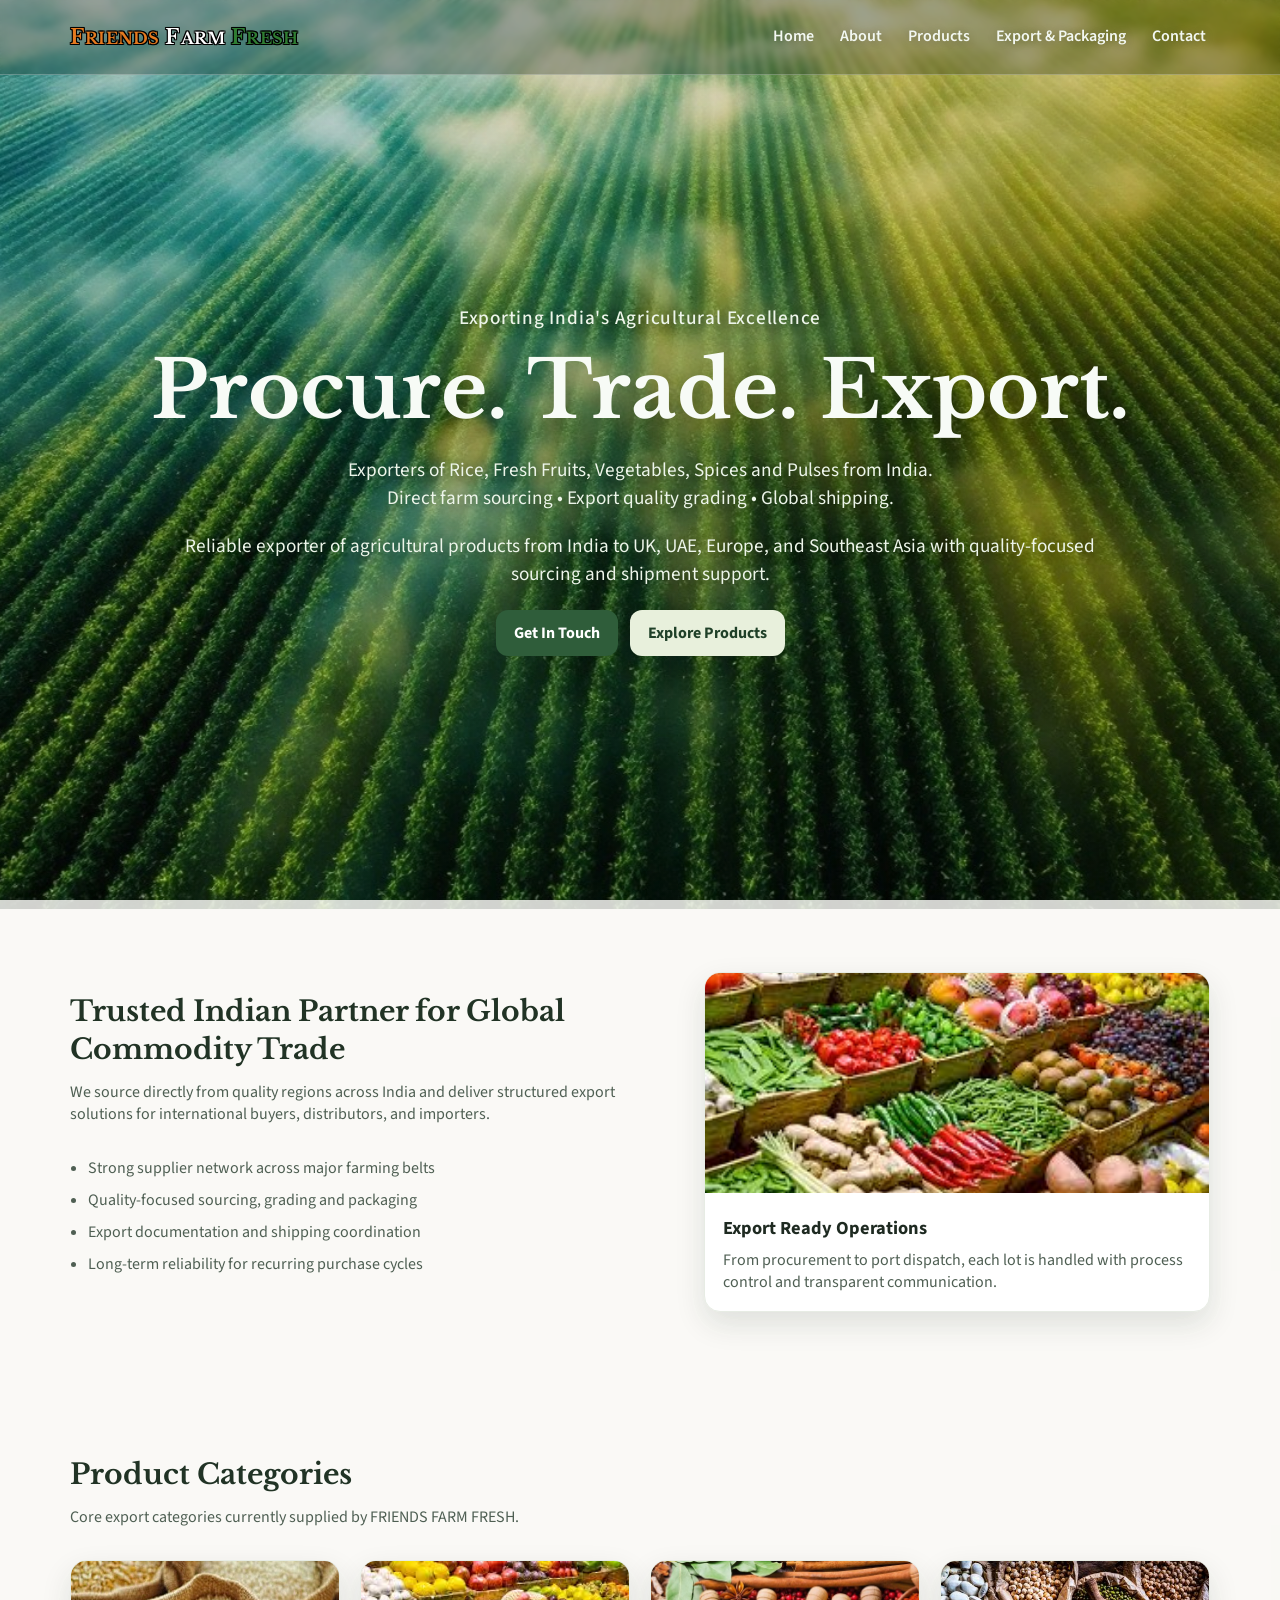
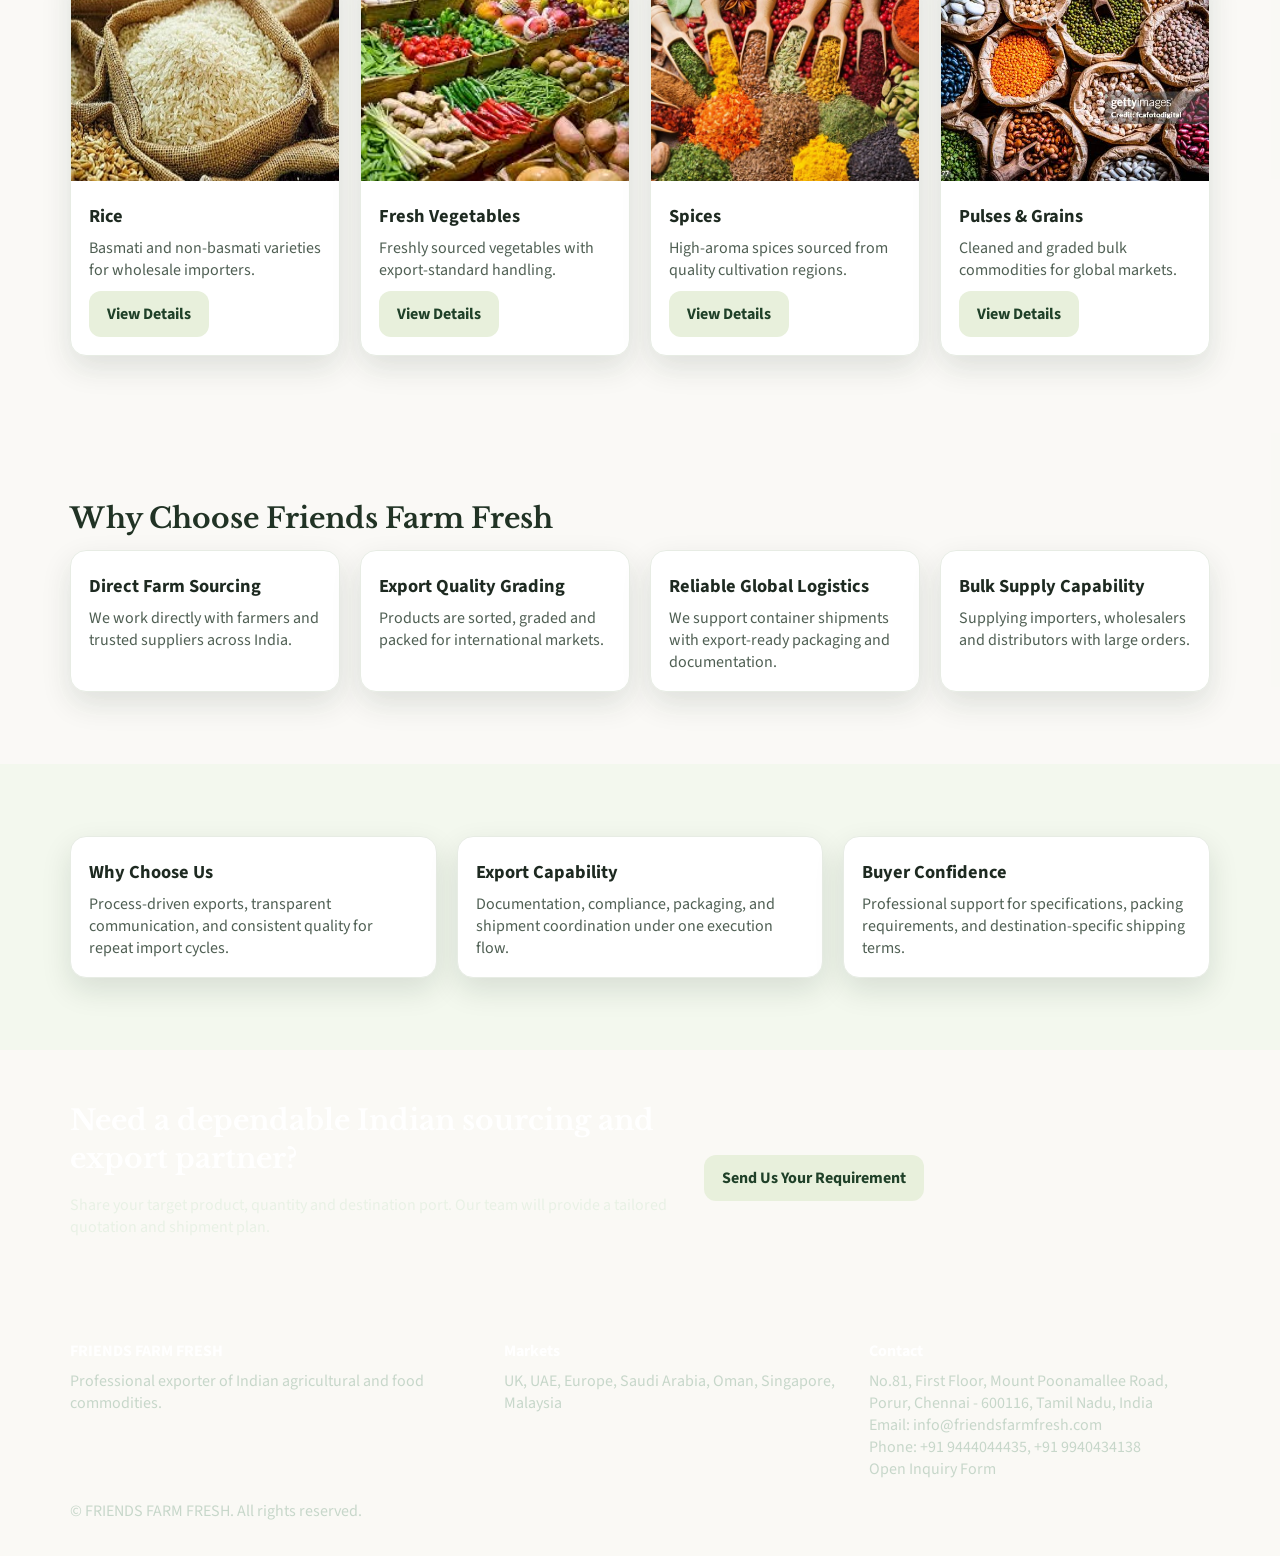
<file: index.html>
﻿<!doctype html>
<html lang="en">
<head>
  <meta charset="utf-8" />
  <meta name="viewport" content="width=device-width, initial-scale=1" />
  <title>FRIENDS FARM FRESH | Agricultural Exporter from India</title>
  <meta name="description" content="FRIENDS FARM FRESH is a reliable Indian exporter of rice, vegetables, spices, pulses and grains to global markets." />
  <link rel="preconnect" href="https://fonts.googleapis.com" />
  <link rel="preconnect" href="https://fonts.gstatic.com" crossorigin />
  <link href="https://fonts.googleapis.com/css2?family=Libre+Baskerville:wght@400;700&family=Source+Sans+3:wght@400;600;700&display=swap" rel="stylesheet" />
  <link rel="stylesheet" href="styles.css" />
</head>
<body class="home-page">
  <header class="topbar">
    <div class="container nav-wrap">
      <a class="brand" href="index.html"><span class="brand-word brand-friends"><span class="brand-initial">F</span>RIENDS</span> <span class="brand-word brand-farm"><span class="brand-initial">F</span>ARM</span> <span class="brand-word brand-fresh"><span class="brand-initial">F</span>RESH</span></a>
      <button class="menu-btn" type="button" aria-label="Open navigation">Menu</button>
      <nav class="nav-links">
        <a href="index.html">Home</a>
        <a href="about.html">About</a>
        <a href="products.html">Products</a>
        <a href="export-packaging.html">Export & Packaging</a>
        <a href="contact.html">Contact</a>
      </nav>
    </div>
  </header>

  <section class="hero cover-hero">
    <div class="container hero-content">
      <p class="cover-kicker">Exporting India's Agricultural Excellence</p>
      <h1>Procure. Trade. Export.</h1>
            <p>Exporters of Rice, Fresh Fruits, Vegetables, Spices and Pulses from India.<br>Direct farm sourcing • Export quality grading • Global shipping.</p>
<p>Reliable exporter of agricultural products from India to UK, UAE, Europe, and Southeast Asia with quality-focused sourcing and shipment support.</p>
      <div class="hero-cta">
        <a class="btn btn-primary" href="contact.html">Get In Touch</a>
        <a class="btn btn-soft" href="#home-content">Explore Products</a>
      </div>
    </div>
  </section>

  <section id="home-content" class="section reveal">
    <div class="container split">
      <div>
        <h2 class="section-title">Trusted Indian Partner for Global Commodity Trade</h2>
        <p class="section-subtitle">We source directly from quality regions across India and deliver structured export solutions for international buyers, distributors, and importers.</p>
        <ul class="list">
          <li>Strong supplier network across major farming belts</li>
          <li>Quality-focused sourcing, grading and packaging</li>
          <li>Export documentation and shipping coordination</li>
          <li>Long-term reliability for recurring purchase cycles</li>
        </ul>
      </div>
      <div class="card">
        <img src="source image- product categories/comon vegetables image.jpg" alt="Indian agricultural produce preparation" />
        <div class="card-body">
          <h3>Export Ready Operations</h3>
          <p>From procurement to port dispatch, each lot is handled with process control and transparent communication.</p>
        </div>
      </div>
    </div>
  </section>

  <section class="section reveal" id="categories">
    <div class="container">
      <h2 class="section-title">Product Categories</h2>
      <p class="section-subtitle">Core export categories currently supplied by FRIENDS FARM FRESH.</p>
      <div class="grid grid-4">
        <article class="card">
          <img src="source image- product categories/comon rice image.jpg" alt="Rice category" />
          <div class="card-body"><h3>Rice</h3><p>Basmati and non-basmati varieties for wholesale importers.</p><p style="margin-top:10px"><a class="btn btn-soft" href="rice.html">View Details</a></p></div>
        </article>
        <article class="card">
          <img src="source image- product categories/comon vegetables image.jpg" alt="Fresh vegetables category" />
          <div class="card-body"><h3>Fresh Vegetables</h3><p>Freshly sourced vegetables with export-standard handling.</p><p style="margin-top:10px"><a class="btn btn-soft" href="fresh-vegetables.html">View Details</a></p></div>
        </article>
        <article class="card">
          <img src="source image- product categories/comon spice images.jpg" alt="Spices category" />
          <div class="card-body"><h3>Spices</h3><p>High-aroma spices sourced from quality cultivation regions.</p><p style="margin-top:10px"><a class="btn btn-soft" href="spices.html">View Details</a></p></div>
        </article>
        <article class="card">
          <img src="source image- product categories/comon pules images.jpg" alt="Pulses and grains category" />
          <div class="card-body"><h3>Pulses &amp; Grains</h3><p>Cleaned and graded bulk commodities for global markets.</p><p style="margin-top:10px"><a class="btn btn-soft" href="pulses-grains.html">View Details</a></p></div>
        </article>
      </div>
    </div>
  </section>

    <section class="section reveal">
    <div class="container">
      <h2 class="section-title">Why Choose Friends Farm Fresh</h2>
      <div class="grid grid-4">
        <article class="card"><div class="card-body"><h3>Direct Farm Sourcing</h3><p>We work directly with farmers and trusted suppliers across India.</p></div></article>
        <article class="card"><div class="card-body"><h3>Export Quality Grading</h3><p>Products are sorted, graded and packed for international markets.</p></div></article>
        <article class="card"><div class="card-body"><h3>Reliable Global Logistics</h3><p>We support container shipments with export-ready packaging and documentation.</p></div></article>
        <article class="card"><div class="card-body"><h3>Bulk Supply Capability</h3><p>Supplying importers, wholesalers and distributors with large orders.</p></div></article>
      </div>
    </div>
  </section>
<section class="section reveal" style="background:#f3f8ee">
    <div class="container grid grid-3">
      <article class="card"><div class="card-body"><h3>Why Choose Us</h3><p>Process-driven exports, transparent communication, and consistent quality for repeat import cycles.</p></div></article>
      <article class="card"><div class="card-body"><h3>Export Capability</h3><p>Documentation, compliance, packaging, and shipment coordination under one execution flow.</p></div></article>
      <article class="card"><div class="card-body"><h3>Buyer Confidence</h3><p>Professional support for specifications, packing requirements, and destination-specific shipping terms.</p></div></article>
    </div>
  </section>

  <section class="cta-band reveal">
    <div class="container split">
      <div>
        <h2 class="section-title" style="color:#fff">Need a dependable Indian sourcing and export partner?</h2>
        <p>Share your target product, quantity and destination port. Our team will provide a tailored quotation and shipment plan.</p>
      </div>
      <div>
        <a class="btn btn-soft" href="contact.html">Send Us Your Requirement</a>
      </div>
    </div>
  </section>

  <footer class="footer reveal">
    <div class="container footer-grid">
      <div>
        <h4>FRIENDS FARM FRESH</h4>
        <p>Professional exporter of Indian agricultural and food commodities.</p>
      </div>
      <div>
        <h4>Markets</h4>
        <p>UK, UAE, Europe, Saudi Arabia, Oman, Singapore, Malaysia</p>
      </div>
      <div>
        <h4>Contact</h4><p>No.81, First Floor, Mount Poonamallee Road, Porur, Chennai - 600116, Tamil Nadu, India</p><p>Email: <a href="mailto:info@friendsfarmfresh.com">info@friendsfarmfresh.com</a></p><p>Phone: <a href="tel:+919444044435">+91 9444044435</a>, <a href="tel:+919940434138">+91 9940434138</a></p><p><a href="contact.html">Open Inquiry Form</a></p>
      </div>
    </div>
    <div class="container" style="margin-top:20px"><p class="muted">&copy; <span class="js-year"></span> FRIENDS FARM FRESH. All rights reserved.</p></div>
  </footer>

  <script src="script.js"></script>
</body>
</html>
</file>
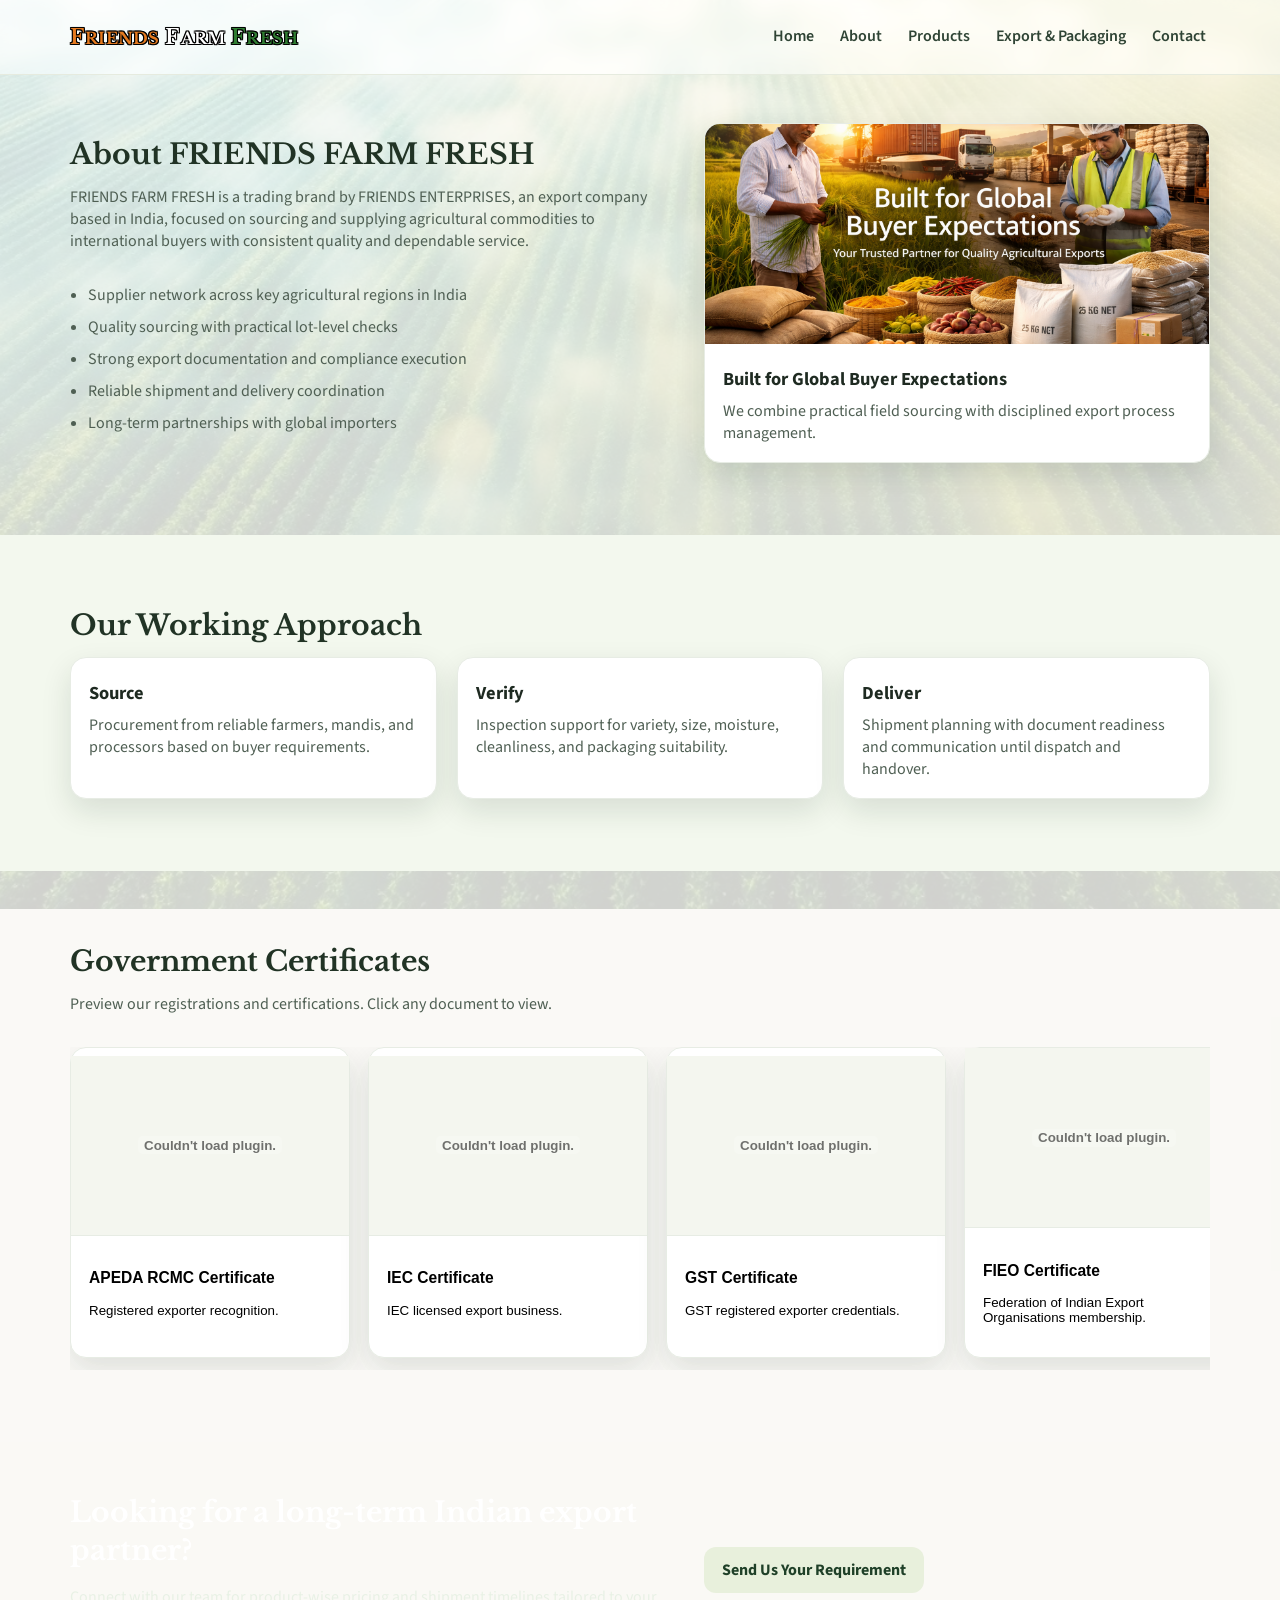
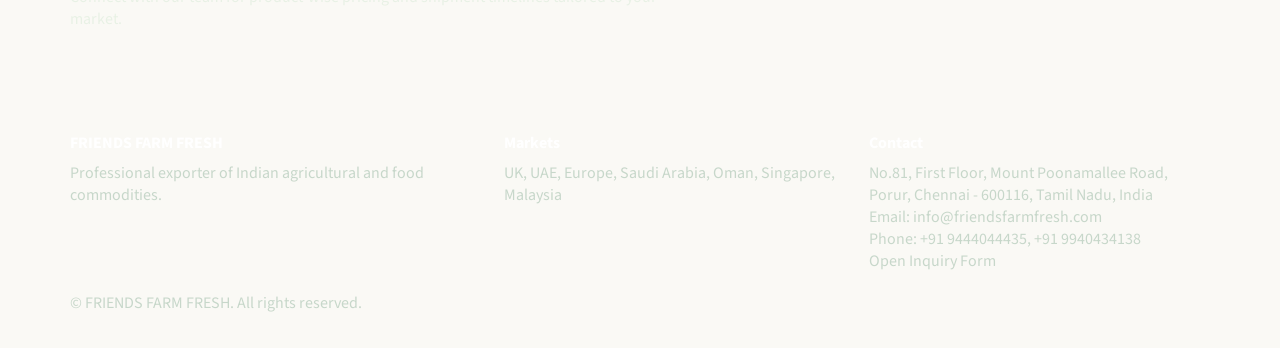
<file: about.html>
﻿<!doctype html>
<html lang="en">
<head>
  <meta charset="utf-8" />
  <meta name="viewport" content="width=device-width, initial-scale=1" />
  <title>About | FRIENDS FARM FRESH</title>
  <meta name="description" content="About FRIENDS FARM FRESH, Indian export company specializing in agricultural commodities." />
  <link rel="preconnect" href="https://fonts.googleapis.com" />
  <link rel="preconnect" href="https://fonts.gstatic.com" crossorigin />
  <link href="https://fonts.googleapis.com/css2?family=Libre+Baskerville:wght@400;700&family=Source+Sans+3:wght@400;600;700&display=swap" rel="stylesheet" />
  <link rel="stylesheet" href="styles.css" />
</head>
<body>
  <header class="topbar">
    <div class="container nav-wrap">
      <a class="brand" href="index.html"><span class="brand-word brand-friends"><span class="brand-initial">F</span>RIENDS</span> <span class="brand-word brand-farm"><span class="brand-initial">F</span>ARM</span> <span class="brand-word brand-fresh"><span class="brand-initial">F</span>RESH</span></a>
      <button class="menu-btn" type="button" aria-label="Open navigation">Menu</button>
      <nav class="nav-links">
        <a href="index.html">Home</a>
        <a href="about.html">About</a>
        <a href="products.html">Products</a>
        <a href="export-packaging.html">Export & Packaging</a>
        <a href="contact.html">Contact</a>
      </nav>
    </div>
  </header>

  <section class="section" style="padding-top:48px">
    <div class="container split">
      <div>
        <h1 class="section-title">About FRIENDS FARM FRESH</h1>
        <p class="section-subtitle">FRIENDS FARM FRESH is a trading brand by FRIENDS ENTERPRISES, an export company based in India, focused on sourcing and supplying agricultural commodities to international buyers with consistent quality and dependable service.</p>
        <ul class="list">
          <li>Supplier network across key agricultural regions in India</li>
          <li>Quality sourcing with practical lot-level checks</li>
          <li>Strong export documentation and compliance execution</li>
          <li>Reliable shipment and delivery coordination</li>
          <li>Long-term partnerships with global importers</li>
        </ul>
      </div>
      <div class="card">
        <img src="built for gloabl byer expectaions image.png" alt="Export warehouse" />
        <div class="card-body">
          <h3>Built for Global Buyer Expectations</h3>
          <p>We combine practical field sourcing with disciplined export process management.</p>
        </div>
      </div>
    </div>
  </section>

  <section class="section" style="background:#f3f8ee">
    <div class="container">
      <h2 class="section-title">Our Working Approach</h2>
      <div class="grid grid-3">
        <article class="card"><div class="card-body"><h3>Source</h3><p>Procurement from reliable farmers, mandis, and processors based on buyer requirements.</p></div></article>
        <article class="card"><div class="card-body"><h3>Verify</h3><p>Inspection support for variety, size, moisture, cleanliness, and packaging suitability.</p></div></article>
        <article class="card"><div class="card-body"><h3>Deliver</h3><p>Shipment planning with document readiness and communication until dispatch and handover.</p></div></article>
      </div>
    </div>
  </section>

  <section class="section reveal" id="certificates">
    <div class="container">
      <h2 class="section-title">Government Certificates</h2>
      <p class="section-subtitle">Preview our registrations and certifications. Click any document to view.</p>
      <div class="cert-strip" role="list">
        <button class="cert-card" type="button" data-cert="certificates/APEDA RCMC Certificate.pdf" data-title="APEDA RCMC Certificate">
          <div class="cert-preview">
            <embed src="certificates/APEDA RCMC Certificate.pdf#toolbar=0&navpanes=0&scrollbar=0" type="application/pdf" />
            <span class="cert-preview-overlay">Click to View</span>
          </div>
          <div class="card-body">
            <h3>APEDA RCMC Certificate</h3>
            <p>Registered exporter recognition.</p>
          </div>
        </button>
        <button class="cert-card" type="button" data-cert="certificates/IEC CERT Icegate (1).pdf" data-title="IEC Certificate">
          <div class="cert-preview">
            <embed src="certificates/IEC CERT Icegate (1).pdf#toolbar=0&navpanes=0&scrollbar=0" type="application/pdf" />
            <span class="cert-preview-overlay">Click to View</span>
          </div>
          <div class="card-body">
            <h3>IEC Certificate</h3>
            <p>IEC licensed export business.</p>
          </div>
        </button>
        <button class="cert-card" type="button" data-cert="certificates/GST certificate  (1).pdf" data-title="GST Certificate">
          <div class="cert-preview">
            <embed src="certificates/GST certificate  (1).pdf#toolbar=0&navpanes=0&scrollbar=0" type="application/pdf" />
            <span class="cert-preview-overlay">Click to View</span>
          </div>
          <div class="card-body">
            <h3>GST Certificate</h3>
            <p>GST registered exporter credentials.</p>
          </div>
        </button>
        <button class="cert-card" type="button" data-cert="certificates/FIEO cert.pdf" data-title="FIEO Certificate">
          <div class="cert-preview">
            <embed src="certificates/FIEO cert.pdf#toolbar=0&navpanes=0&scrollbar=0" type="application/pdf" />
            <span class="cert-preview-overlay">Click to View</span>
          </div>
          <div class="card-body">
            <h3>FIEO Certificate</h3>
            <p>Federation of Indian Export Organisations membership.</p>
          </div>
        </button>
      </div>
    </div>
  </section>

  <div class="cert-modal" id="certModal" aria-hidden="true">
    <div class="cert-modal-backdrop" data-cert-close></div>
    <div class="cert-modal-panel" role="dialog" aria-modal="true" aria-labelledby="certModalTitle">
      <button class="cert-modal-close" type="button" data-cert-close>Close</button>
      <h3 class="cert-modal-title" id="certModalTitle">Certificate Preview</h3>
      <div class="cert-viewer">
        <iframe id="certModalFrame" title="Certificate preview" src="" loading="lazy" ></iframe>
        <div class="cert-watermark">Friends Farm Fresh</div>
      </div>
      <p class="muted" style="margin:12px 0 0">Viewing only. Download and printing are disabled in the interface.</p>
    </div>
  </div>
  <section class="cta-band">
    <div class="container split">
      <div>
        <h2 class="section-title" style="color:#fff">Looking for a long-term Indian export partner?</h2>
        <p>Connect with our team for product-wise pricing and shipment timelines tailored to your market.</p>
      </div>
      <div><a class="btn btn-soft" href="contact.html">Send Us Your Requirement</a></div>
    </div>
  </section>

  <footer class="footer">
    <div class="container footer-grid">
      <div><h4>FRIENDS FARM FRESH</h4><p>Professional exporter of Indian agricultural and food commodities.</p></div>
      <div><h4>Markets</h4><p>UK, UAE, Europe, Saudi Arabia, Oman, Singapore, Malaysia</p></div>
      <div><h4>Contact</h4><p>No.81, First Floor, Mount Poonamallee Road, Porur, Chennai - 600116, Tamil Nadu, India</p><p>Email: <a href="mailto:info@friendsfarmfresh.com">info@friendsfarmfresh.com</a></p><p>Phone: <a href="tel:+919444044435">+91 9444044435</a>, <a href="tel:+919940434138">+91 9940434138</a></p><p><a href="contact.html">Open Inquiry Form</a></p></div>
    </div>
    <div class="container" style="margin-top:20px"><p class="muted">&copy; <span class="js-year"></span> FRIENDS FARM FRESH. All rights reserved.</p></div>
  </footer>

  <script src="script.js"></script>
</body>
</html>
</file>
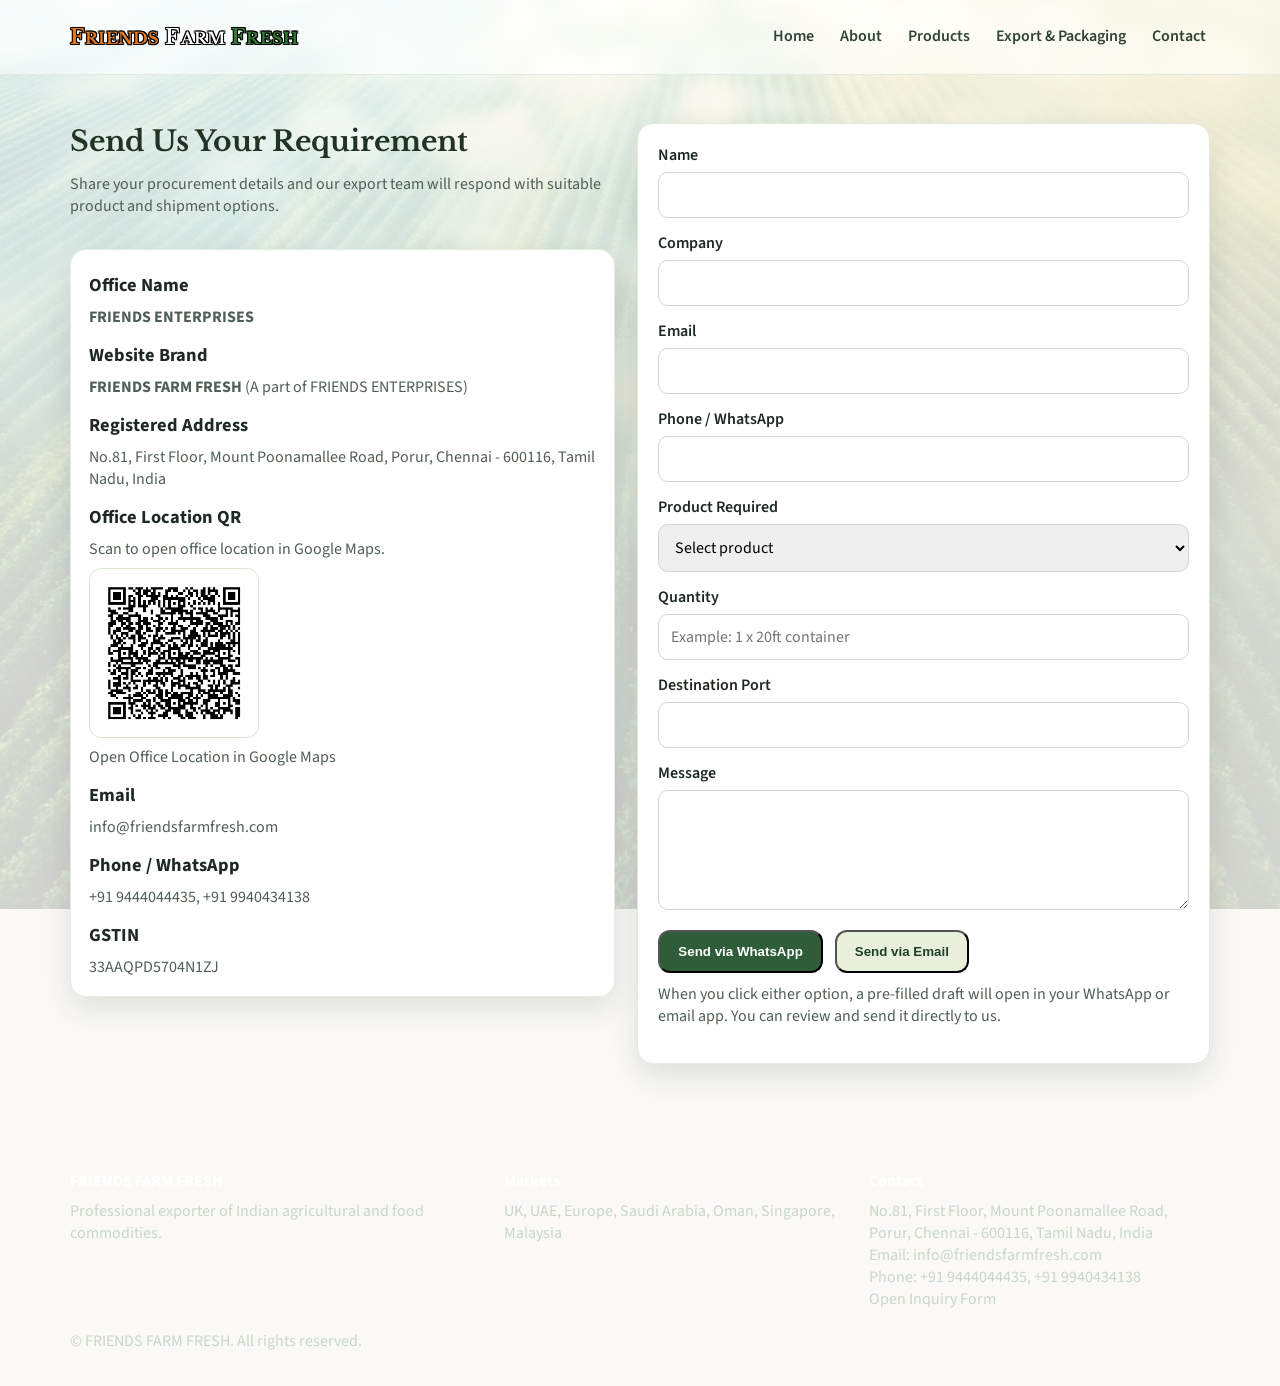
<file: contact.html>
﻿<!doctype html>
<html lang="en">
<head>
  <meta charset="utf-8" />
  <meta name="viewport" content="width=device-width, initial-scale=1" />
  <title>Contact | FRIENDS FARM FRESH</title>
  <meta name="description" content="Contact FRIENDS FARM FRESH for agricultural commodity export inquiries from India." />
  <link rel="preconnect" href="https://fonts.googleapis.com" />
  <link rel="preconnect" href="https://fonts.gstatic.com" crossorigin />
  <link href="https://fonts.googleapis.com/css2?family=Libre+Baskerville:wght@400;700&family=Source+Sans+3:wght@400;600;700&display=swap" rel="stylesheet" />
  <link rel="stylesheet" href="styles.css" />
</head>
<body>
  <header class="topbar">
    <div class="container nav-wrap">
      <a class="brand" href="index.html"><span class="brand-word brand-friends"><span class="brand-initial">F</span>RIENDS</span> <span class="brand-word brand-farm"><span class="brand-initial">F</span>ARM</span> <span class="brand-word brand-fresh"><span class="brand-initial">F</span>RESH</span></a>
      <button class="menu-btn" type="button" aria-label="Open navigation">Menu</button>
      <nav class="nav-links">
        <a href="index.html">Home</a>
        <a href="about.html">About</a>
        <a href="products.html">Products</a>
        <a href="export-packaging.html">Export & Packaging</a>
        <a href="contact.html">Contact</a>
      </nav>
    </div>
  </header>

  <section class="section" style="padding-top:48px">
    <div class="container contact-wrap">
      <div>
        <h1 class="section-title">Send Us Your Requirement</h1>
        <p class="section-subtitle">Share your procurement details and our export team will respond with suitable product and shipment options.</p>

        <div class="card">
          <div class="card-body">
            <h3>Office Name</h3>
            <p><strong>FRIENDS ENTERPRISES</strong></p>

            <h3 style="margin-top:14px">Website Brand</h3>
            <p><strong>FRIENDS FARM FRESH</strong> (A part of FRIENDS ENTERPRISES)</p>

            <h3 style="margin-top:14px">Registered Address</h3>
            <p>No.81, First Floor, Mount Poonamallee Road, Porur, Chennai - 600116, Tamil Nadu, India</p>

            <h3 style="margin-top:14px">Office Location QR</h3>
            <p class="muted" style="margin-bottom:8px">Scan to open office location in Google Maps.</p>
            <a href="https://www.google.com/maps/search/?api=1&query=FRIENDS+ENTERPRISES%2C+No.81%2C+First+Floor%2C+Mount+Poonamallee+Road%2C+Porur%2C+Chennai%2C+Tamil+Nadu+600116%2C+India" target="_blank" rel="noopener noreferrer">
              <img src="assets/office-location-qr.png" alt="FRIENDS ENTERPRISES Office Location QR" style="width:170px;height:170px;border-radius:12px;border:1px solid #d8e5d2;padding:8px;background:#fff" />
            </a>
            <p style="margin-top:8px"><a href="https://www.google.com/maps/search/?api=1&query=FRIENDS+ENTERPRISES%2C+No.81%2C+First+Floor%2C+Mount+Poonamallee+Road%2C+Porur%2C+Chennai%2C+Tamil+Nadu+600116%2C+India" target="_blank" rel="noopener noreferrer">Open Office Location in Google Maps</a></p>

            <h3 style="margin-top:14px">Email</h3>
            <p><a href="mailto:info@friendsfarmfresh.com">info@friendsfarmfresh.com</a></p>

            <h3 style="margin-top:14px">Phone / WhatsApp</h3>
            <p><a href="tel:+919444044435">+91 9444044435</a>, <a href="tel:+919940434138">+91 9940434138</a></p>

            <h3 style="margin-top:14px">GSTIN</h3>
            <p>33AAQPD5704N1ZJ</p>
          </div>
        </div>
      </div>

      <form id="contactInquiryForm" data-mode="contact-inquiry" novalidate>
        <div class="field">
          <label for="name">Name</label>
          <input id="name" name="name" required />
        </div>
        <div class="field">
          <label for="company">Company</label>
          <input id="company" name="company" required />
        </div>
        <div class="field">
          <label for="email">Email</label>
          <input id="email" name="email" type="email" required />
        </div>
        <div class="field">
          <label for="phone">Phone / WhatsApp</label>
          <input id="phone" name="phone" />
        </div>
        <div class="field">
          <label for="product">Product Required</label>
          <select id="product" name="product" required>
            <option value="">Select product</option>
            <option>Rice</option>
            <option>Fresh Vegetables</option>
            <option>Fresh Fruits</option>
            <option>Spices</option>
            <option>Pulses & Grains</option>
          </select>
        </div>
        <div class="field">
          <label for="qty">Quantity</label>
          <input id="qty" name="qty" placeholder="Example: 1 x 20ft container" />
        </div>
        <div class="field">
          <label for="port">Destination Port</label>
          <input id="port" name="port" />
        </div>
        <div class="field">
          <label for="message">Message</label>
          <textarea id="message" name="message"></textarea>
        </div>

        <div id="formMessage" class="form-message" aria-live="polite"></div>

        <div class="hero-cta" style="margin-top:12px">
          <button class="btn btn-primary" type="button" id="sendContactWhatsappBtn">Send via WhatsApp</button>
          <button class="btn btn-soft" type="button" id="sendContactEmailBtn">Send via Email</button>
        </div>

        <p class="muted" style="margin-top:10px">When you click either option, a pre-filled draft will open in your WhatsApp or email app. You can review and send it directly to us.</p>
      </form>
    </div>
  </section>

  <footer class="footer">
    <div class="container footer-grid">
      <div><h4>FRIENDS FARM FRESH</h4><p>Professional exporter of Indian agricultural and food commodities.</p></div>
      <div><h4>Markets</h4><p>UK, UAE, Europe, Saudi Arabia, Oman, Singapore, Malaysia</p></div>
      <div><h4>Contact</h4><p>No.81, First Floor, Mount Poonamallee Road, Porur, Chennai - 600116, Tamil Nadu, India</p><p>Email: <a href="mailto:info@friendsfarmfresh.com">info@friendsfarmfresh.com</a></p><p>Phone: <a href="tel:+919444044435">+91 9444044435</a>, <a href="tel:+919940434138">+91 9940434138</a></p><p><a href="contact.html">Open Inquiry Form</a></p></div>
    </div>
    <div class="container" style="margin-top:20px"><p class="muted">&copy; <span class="js-year"></span> FRIENDS FARM FRESH. All rights reserved.</p></div>
  </footer>

  <script src="script.js"></script>
</body>
</html>
</file>
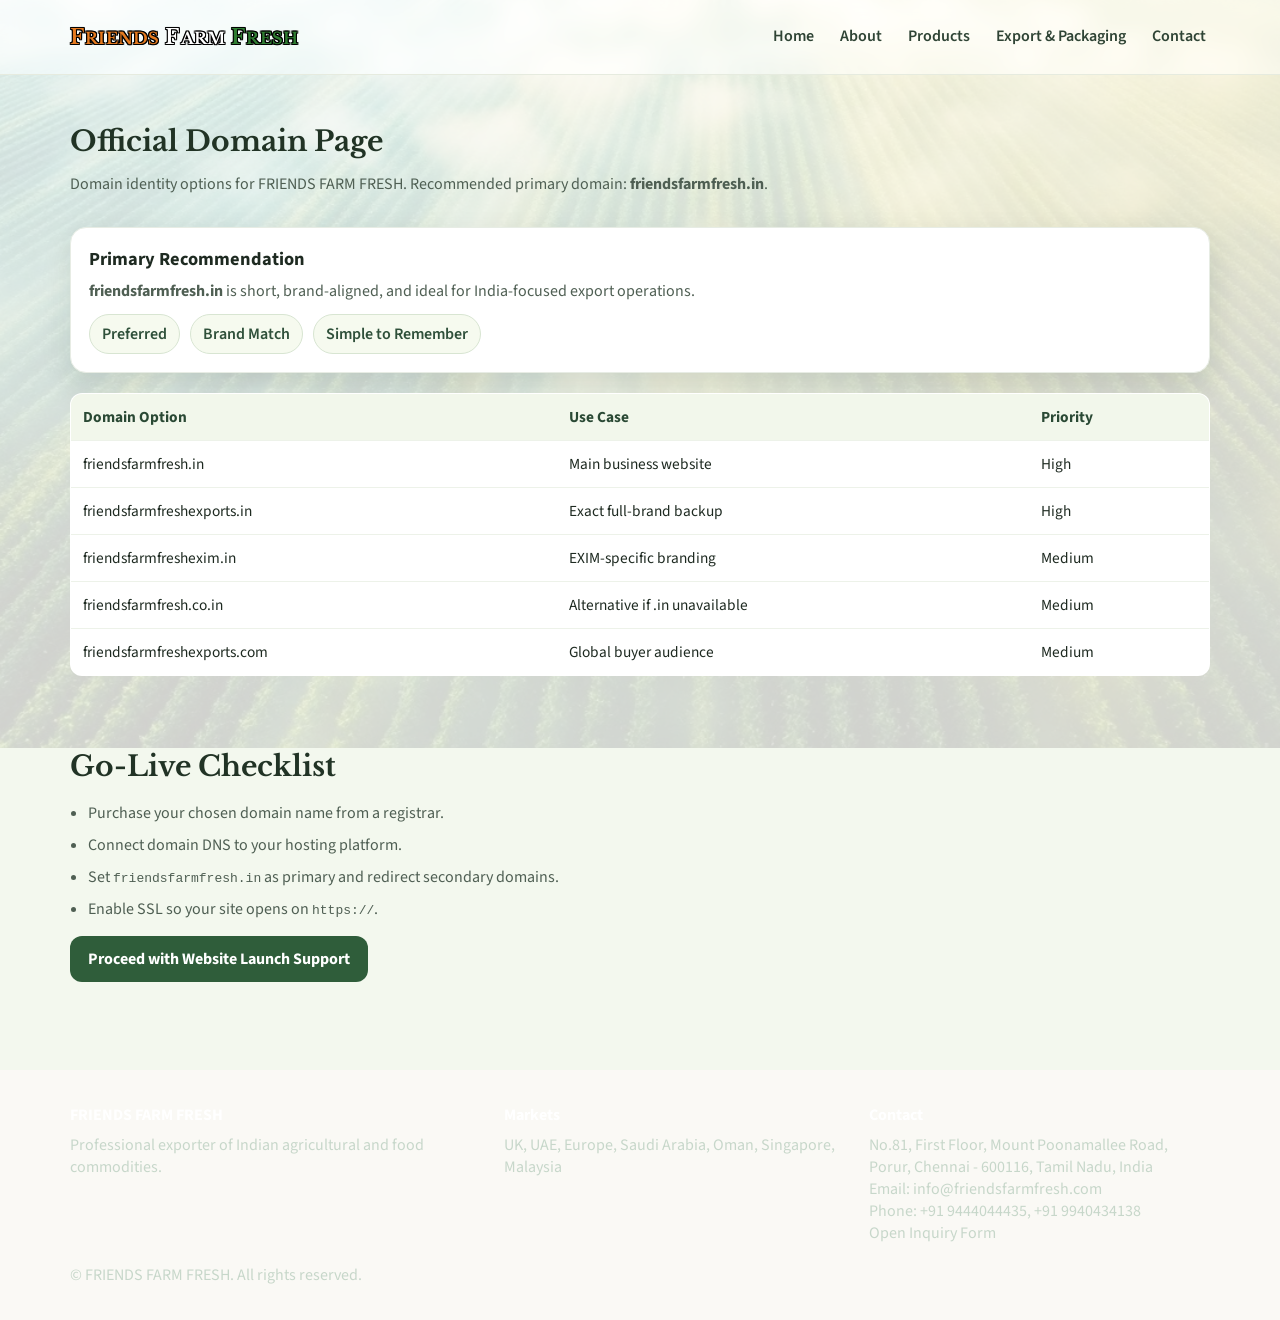
<file: domain.html>
﻿<!doctype html>
<html lang="en">
<head>
  <meta charset="utf-8" />
  <meta name="viewport" content="width=device-width, initial-scale=1" />
  <title>Domain | FRIENDS FARM FRESH</title>
  <meta name="description" content="Official domain options for FRIENDS FARM FRESH." />
  <link rel="preconnect" href="https://fonts.googleapis.com" />
  <link rel="preconnect" href="https://fonts.gstatic.com" crossorigin />
  <link href="https://fonts.googleapis.com/css2?family=Libre+Baskerville:wght@400;700&family=Source+Sans+3:wght@400;600;700&display=swap" rel="stylesheet" />
  <link rel="stylesheet" href="styles.css" />
</head>
<body>
  <header class="topbar">
    <div class="container nav-wrap">
      <a class="brand" href="index.html"><span class="brand-word brand-friends"><span class="brand-initial">F</span>RIENDS</span> <span class="brand-word brand-farm"><span class="brand-initial">F</span>ARM</span> <span class="brand-word brand-fresh"><span class="brand-initial">F</span>RESH</span></a>
      <button class="menu-btn" type="button" aria-label="Open navigation">Menu</button>
      <nav class="nav-links">
        <a href="index.html">Home</a>
        <a href="about.html">About</a>
        <a href="products.html">Products</a>
        <a href="export-packaging.html">Export & Packaging</a>
        <a href="contact.html">Contact</a>
      </nav>
    </div>
  </header>

  <section class="section" style="padding-top:48px">
    <div class="container">
      <h1 class="section-title">Official Domain Page</h1>
      <p class="section-subtitle">Domain identity options for FRIENDS FARM FRESH. Recommended primary domain: <strong>friendsfarmfresh.in</strong>.</p>

      <div class="card" style="margin-bottom:20px">
        <div class="card-body">
          <h3 style="margin-top:0">Primary Recommendation</h3>
          <p><strong>friendsfarmfresh.in</strong> is short, brand-aligned, and ideal for India-focused export operations.</p>
          <div class="pill-row" style="margin-top:12px">
            <span class="pill">Preferred</span>
            <span class="pill">Brand Match</span>
            <span class="pill">Simple to Remember</span>
          </div>
        </div>
      </div>

      <table>
        <thead>
          <tr>
            <th>Domain Option</th>
            <th>Use Case</th>
            <th>Priority</th>
          </tr>
        </thead>
        <tbody>
          <tr>
            <td>friendsfarmfresh.in</td>
            <td>Main business website</td>
            <td>High</td>
          </tr>
          <tr>
            <td>friendsfarmfreshexports.in</td>
            <td>Exact full-brand backup</td>
            <td>High</td>
          </tr>
          <tr>
            <td>friendsfarmfreshexim.in</td>
            <td>EXIM-specific branding</td>
            <td>Medium</td>
          </tr>
          <tr>
            <td>friendsfarmfresh.co.in</td>
            <td>Alternative if .in unavailable</td>
            <td>Medium</td>
          </tr>
          <tr>
            <td>friendsfarmfreshexports.com</td>
            <td>Global buyer audience</td>
            <td>Medium</td>
          </tr>
        </tbody>
      </table>
    </div>
  </section>

  <section class="section" style="padding-top:0;background:#f3f8ee">
    <div class="container">
      <h2 class="section-title">Go-Live Checklist</h2>
      <ul class="list">
        <li>Purchase your chosen domain name from a registrar.</li>
        <li>Connect domain DNS to your hosting platform.</li>
        <li>Set <code>friendsfarmfresh.in</code> as primary and redirect secondary domains.</li>
        <li>Enable SSL so your site opens on <code>https://</code>.</li>
      </ul>
      <p style="margin-top:16px"><a class="btn btn-primary" href="contact.html">Proceed with Website Launch Support</a></p>
    </div>
  </section>

  <footer class="footer">
    <div class="container footer-grid">
      <div><h4>FRIENDS FARM FRESH</h4><p>Professional exporter of Indian agricultural and food commodities.</p></div>
      <div><h4>Markets</h4><p>UK, UAE, Europe, Saudi Arabia, Oman, Singapore, Malaysia</p></div>
      <div><h4>Contact</h4><p>No.81, First Floor, Mount Poonamallee Road, Porur, Chennai - 600116, Tamil Nadu, India</p><p>Email: <a href="mailto:info@friendsfarmfresh.com">info@friendsfarmfresh.com</a></p><p>Phone: <a href="tel:+919444044435">+91 9444044435</a>, <a href="tel:+919940434138">+91 9940434138</a></p><p><a href="contact.html">Open Inquiry Form</a></p></div>
    </div>
    <div class="container" style="margin-top:20px"><p class="muted">&copy; <span class="js-year"></span> FRIENDS FARM FRESH. All rights reserved.</p></div>
  </footer>

  <script src="script.js"></script>
</body>
</html>
</file>
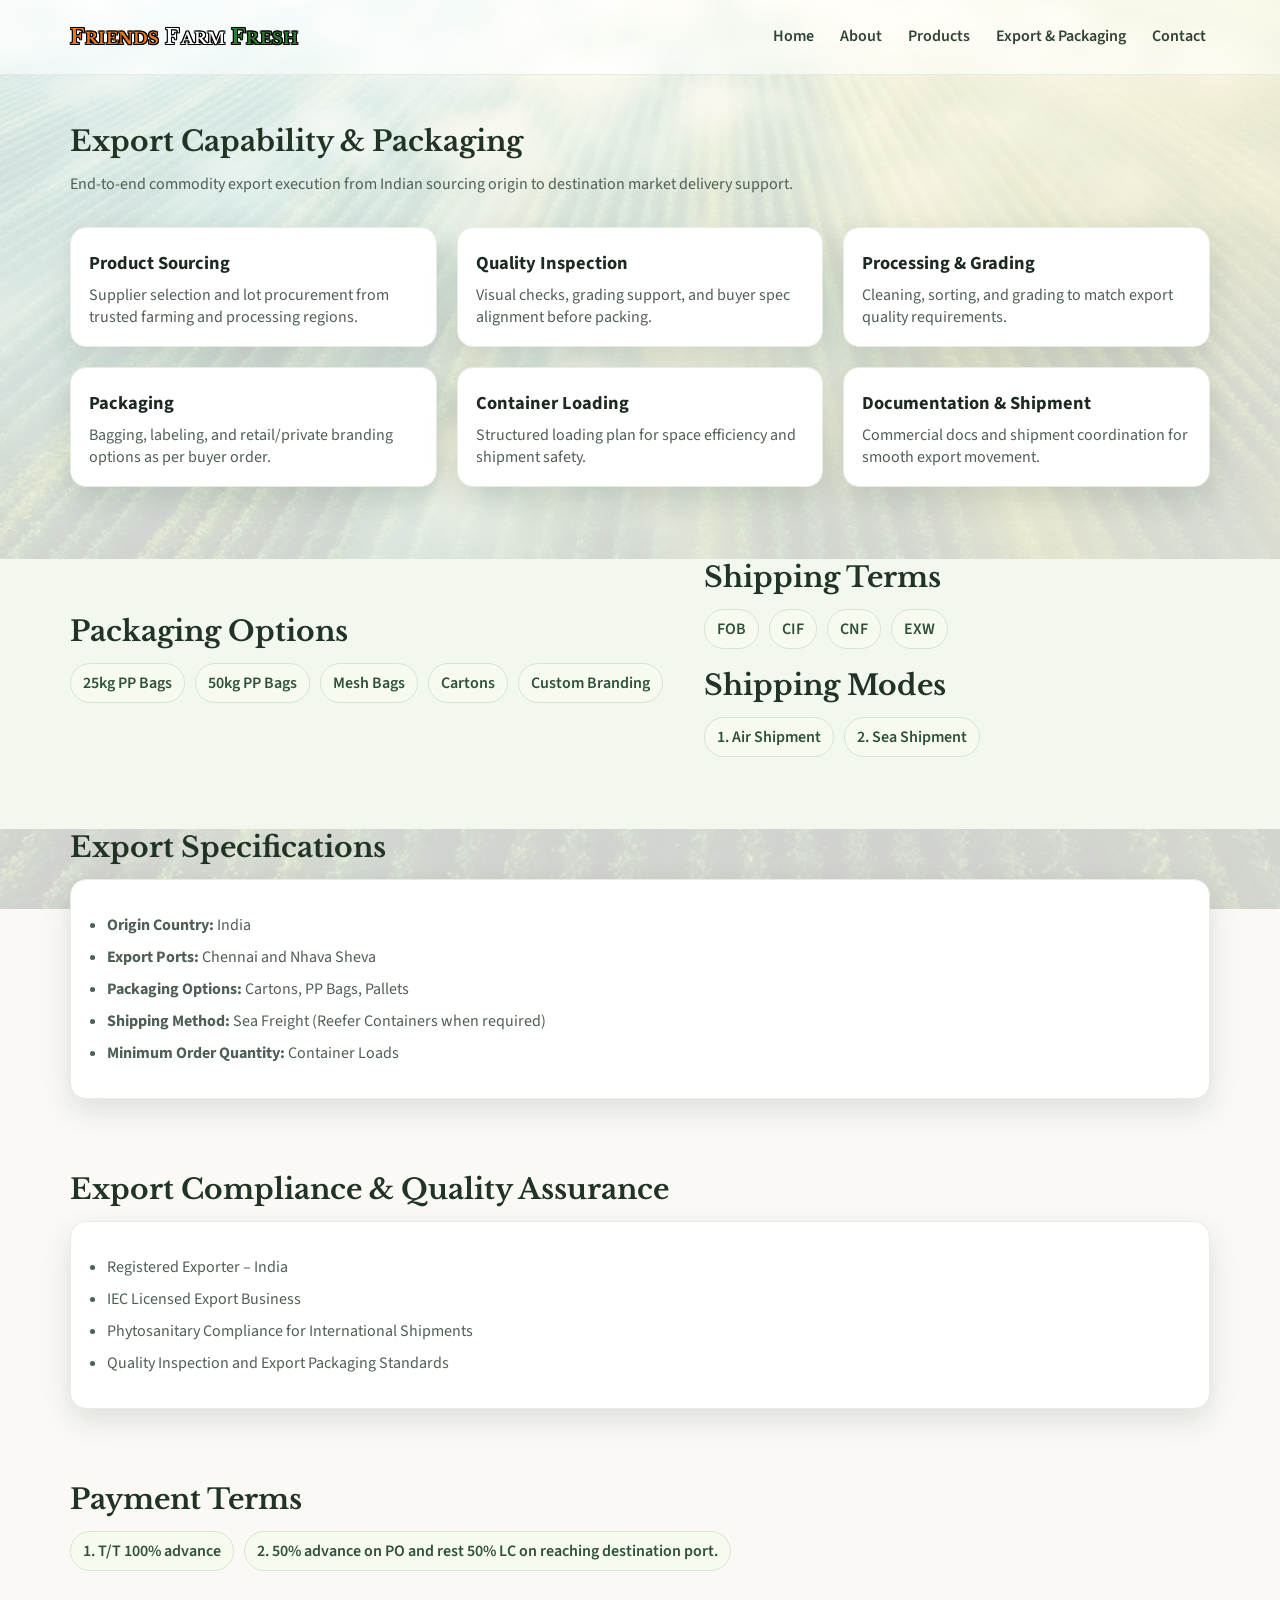
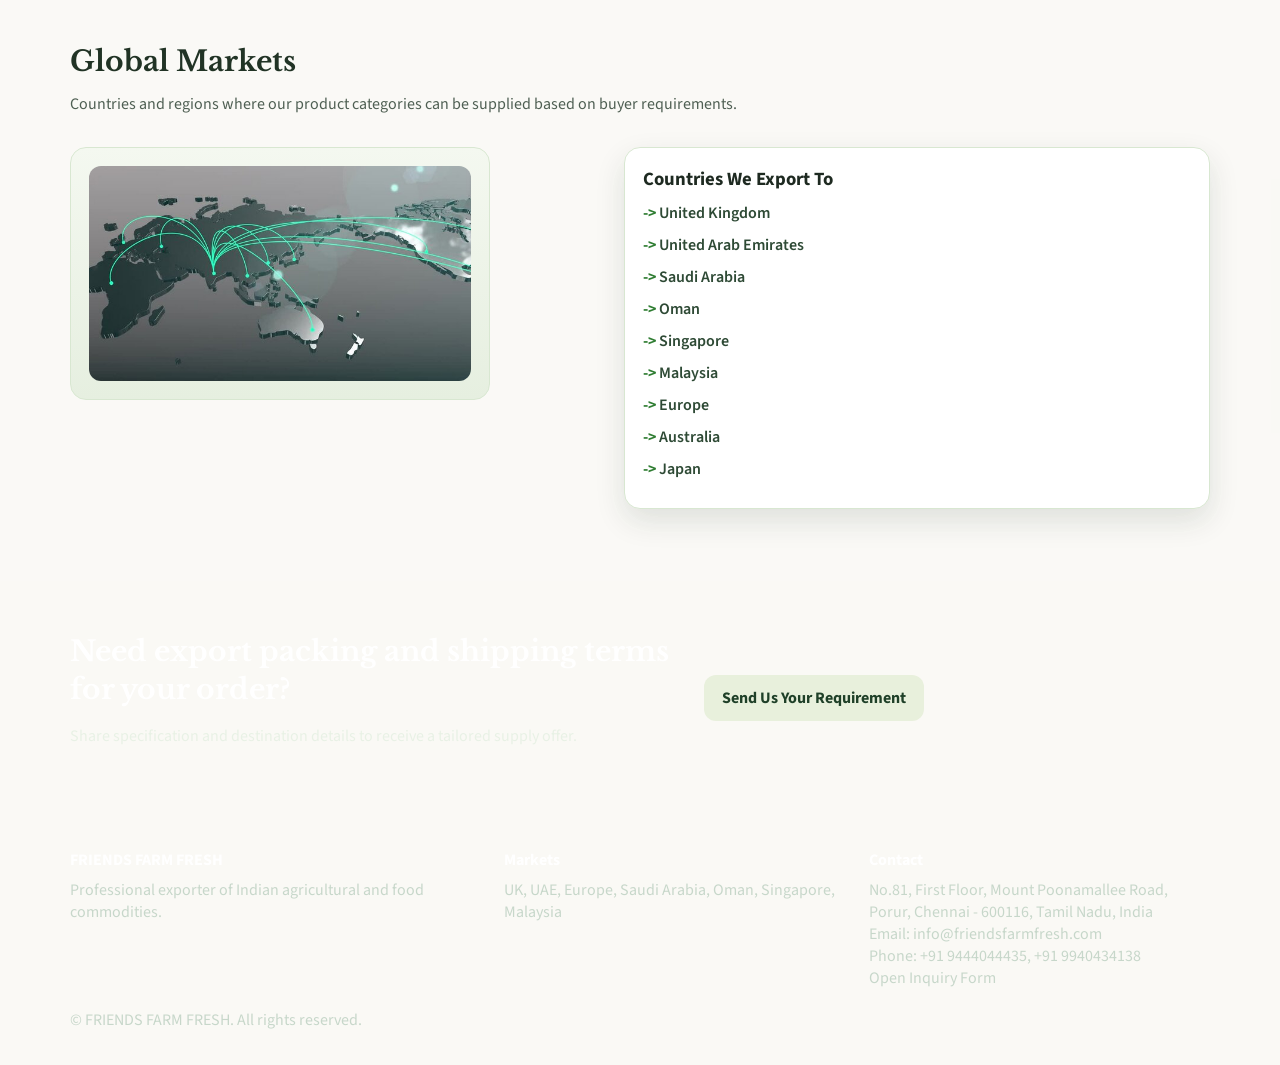
<file: export-packaging.html>
﻿<!doctype html>
<html lang="en">
<head>
  <meta charset="utf-8" />
  <meta name="viewport" content="width=device-width, initial-scale=1" />
  <title>Export & Packaging | FRIENDS FARM FRESH</title>
  <meta name="description" content="Export process, packaging options, shipping terms, and rice specifications by FRIENDS FARM FRESH." />
  <link rel="preconnect" href="https://fonts.googleapis.com" />
  <link rel="preconnect" href="https://fonts.gstatic.com" crossorigin />
  <link href="https://fonts.googleapis.com/css2?family=Libre+Baskerville:wght@400;700&family=Source+Sans+3:wght@400;600;700&display=swap" rel="stylesheet" />
  <link rel="stylesheet" href="styles.css" />
</head>
<body>
  <header class="topbar">
    <div class="container nav-wrap">
      <a class="brand" href="index.html"><span class="brand-word brand-friends"><span class="brand-initial">F</span>RIENDS</span> <span class="brand-word brand-farm"><span class="brand-initial">F</span>ARM</span> <span class="brand-word brand-fresh"><span class="brand-initial">F</span>RESH</span></a>
      <button class="menu-btn" type="button" aria-label="Open navigation">Menu</button>
      <nav class="nav-links">
        <a href="index.html">Home</a>
        <a href="about.html">About</a>
        <a href="products.html">Products</a>
        <a href="export-packaging.html">Export & Packaging</a>
        <a href="contact.html">Contact</a>
      </nav>
    </div>
  </header>

  <section class="section" style="padding-top:48px">
    <div class="container">
      <h1 class="section-title">Export Capability & Packaging</h1>
      <p class="section-subtitle">End-to-end commodity export execution from Indian sourcing origin to destination market delivery support.</p>
      <div class="grid grid-3">
        <article class="card"><div class="card-body"><h3>Product Sourcing</h3><p>Supplier selection and lot procurement from trusted farming and processing regions.</p></div></article>
        <article class="card"><div class="card-body"><h3>Quality Inspection</h3><p>Visual checks, grading support, and buyer spec alignment before packing.</p></div></article>
        <article class="card"><div class="card-body"><h3>Processing & Grading</h3><p>Cleaning, sorting, and grading to match export quality requirements.</p></div></article>
        <article class="card"><div class="card-body"><h3>Packaging</h3><p>Bagging, labeling, and retail/private branding options as per buyer order.</p></div></article>
        <article class="card"><div class="card-body"><h3>Container Loading</h3><p>Structured loading plan for space efficiency and shipment safety.</p></div></article>
        <article class="card"><div class="card-body"><h3>Documentation & Shipment</h3><p>Commercial docs and shipment coordination for smooth export movement.</p></div></article>
      </div>
    </div>
  </section>

  <section class="section" style="padding-top:0;background:#f3f8ee">
    <div class="container split">
      <div>
        <h2 class="section-title">Packaging Options</h2>
        <div class="pill-row">
          <span class="pill">25kg PP Bags</span>
          <span class="pill">50kg PP Bags</span>
          <span class="pill">Mesh Bags</span>
          <span class="pill">Cartons</span>
          <span class="pill">Custom Branding</span>
        </div>
      </div>
      <div>
        <h2 class="section-title">Shipping Terms</h2>
        <div class="pill-row">
          <span class="pill">FOB</span>
          <span class="pill">CIF</span>
          <span class="pill">CNF</span>
          <span class="pill">EXW</span>
        </div>
        <h2 class="section-title" style="margin-top:18px">Shipping Modes</h2>
        <div class="pill-row">
          <span class="pill">1. Air Shipment</span>
          <span class="pill">2. Sea Shipment</span>
        </div>
      </div>
    </div>
  </section>

  

  <section class="section" style="padding-top:0">
    <div class="container">
      <h2 class="section-title">Export Specifications</h2>
      <div class="card">
        <div class="card-body">
          <ul class="list">
            <li><strong>Origin Country:</strong> India</li>
            <li><strong>Export Ports:</strong> Chennai and Nhava Sheva</li>
            <li><strong>Packaging Options:</strong> Cartons, PP Bags, Pallets</li>
            <li><strong>Shipping Method:</strong> Sea Freight (Reefer Containers when required)</li>
            <li><strong>Minimum Order Quantity:</strong> Container Loads</li>
          </ul>
        </div>
      </div>
    </div>
  </section>

  <section class="section" style="padding-top:0">
    <div class="container">
      <h2 class="section-title">Export Compliance & Quality Assurance</h2>
      <div class="card">
        <div class="card-body">
          <ul class="list">
            <li>Registered Exporter – India</li>
            <li>IEC Licensed Export Business</li>
            <li>Phytosanitary Compliance for International Shipments</li>
            <li>Quality Inspection and Export Packaging Standards</li>
          </ul>
        </div>
      </div>
    </div>
  </section>
  <section class="section" style="padding-top:0">
    <div class="container">
      <h2 class="section-title">Payment Terms</h2>
      <div class="pill-row">
        <span class="pill">1. T/T 100% advance</span>
        <span class="pill">2. 50% advance on PO and rest 50% LC on reaching destination port.</span>
      </div>
    </div>
  </section>

  <section class="section" style="padding-top:0">
    <div class="container">
      <h2 class="section-title">Global Markets</h2>
      <p class="section-subtitle">Countries and regions where our product categories can be supplied based on buyer requirements.</p>
      <div class="global-markets-layout">
        <div class="world-map global-map-small">
          <img src="global export image.jpg" alt="Global export markets from India" />
        </div>
        <div class="global-markets-list-wrap">
          <h3 style="margin:0 0 10px">Countries We Export To</h3>
          <ul class="arrow-list">
            <li>United Kingdom</li>
            <li>United Arab Emirates</li>
            <li>Saudi Arabia</li>
            <li>Oman</li>
            <li>Singapore</li>
            <li>Malaysia</li>
            <li>Europe</li>
            <li>Australia</li>
            <li>Japan</li>
          </ul>
        </div>
      </div>
    </div>
  </section>

  <section class="cta-band">
    <div class="container split">
      <div>
        <h2 class="section-title" style="color:#fff">Need export packing and shipping terms for your order?</h2>
        <p>Share specification and destination details to receive a tailored supply offer.</p>
      </div>
      <div><a class="btn btn-soft" href="contact.html">Send Us Your Requirement</a></div>
    </div>
  </section>

  <footer class="footer">
    <div class="container footer-grid">
      <div><h4>FRIENDS FARM FRESH</h4><p>Professional exporter of Indian agricultural and food commodities.</p></div>
      <div><h4>Markets</h4><p>UK, UAE, Europe, Saudi Arabia, Oman, Singapore, Malaysia</p></div>
      <div><h4>Contact</h4><p>No.81, First Floor, Mount Poonamallee Road, Porur, Chennai - 600116, Tamil Nadu, India</p><p>Email: <a href="mailto:info@friendsfarmfresh.com">info@friendsfarmfresh.com</a></p><p>Phone: <a href="tel:+919444044435">+91 9444044435</a>, <a href="tel:+919940434138">+91 9940434138</a></p><p><a href="contact.html">Open Inquiry Form</a></p></div>
    </div>
    <div class="container" style="margin-top:20px"><p class="muted">&copy; <span class="js-year"></span> FRIENDS FARM FRESH. All rights reserved.</p></div>
  </footer>

  <script src="script.js"></script>
</body>
</html>
</file>
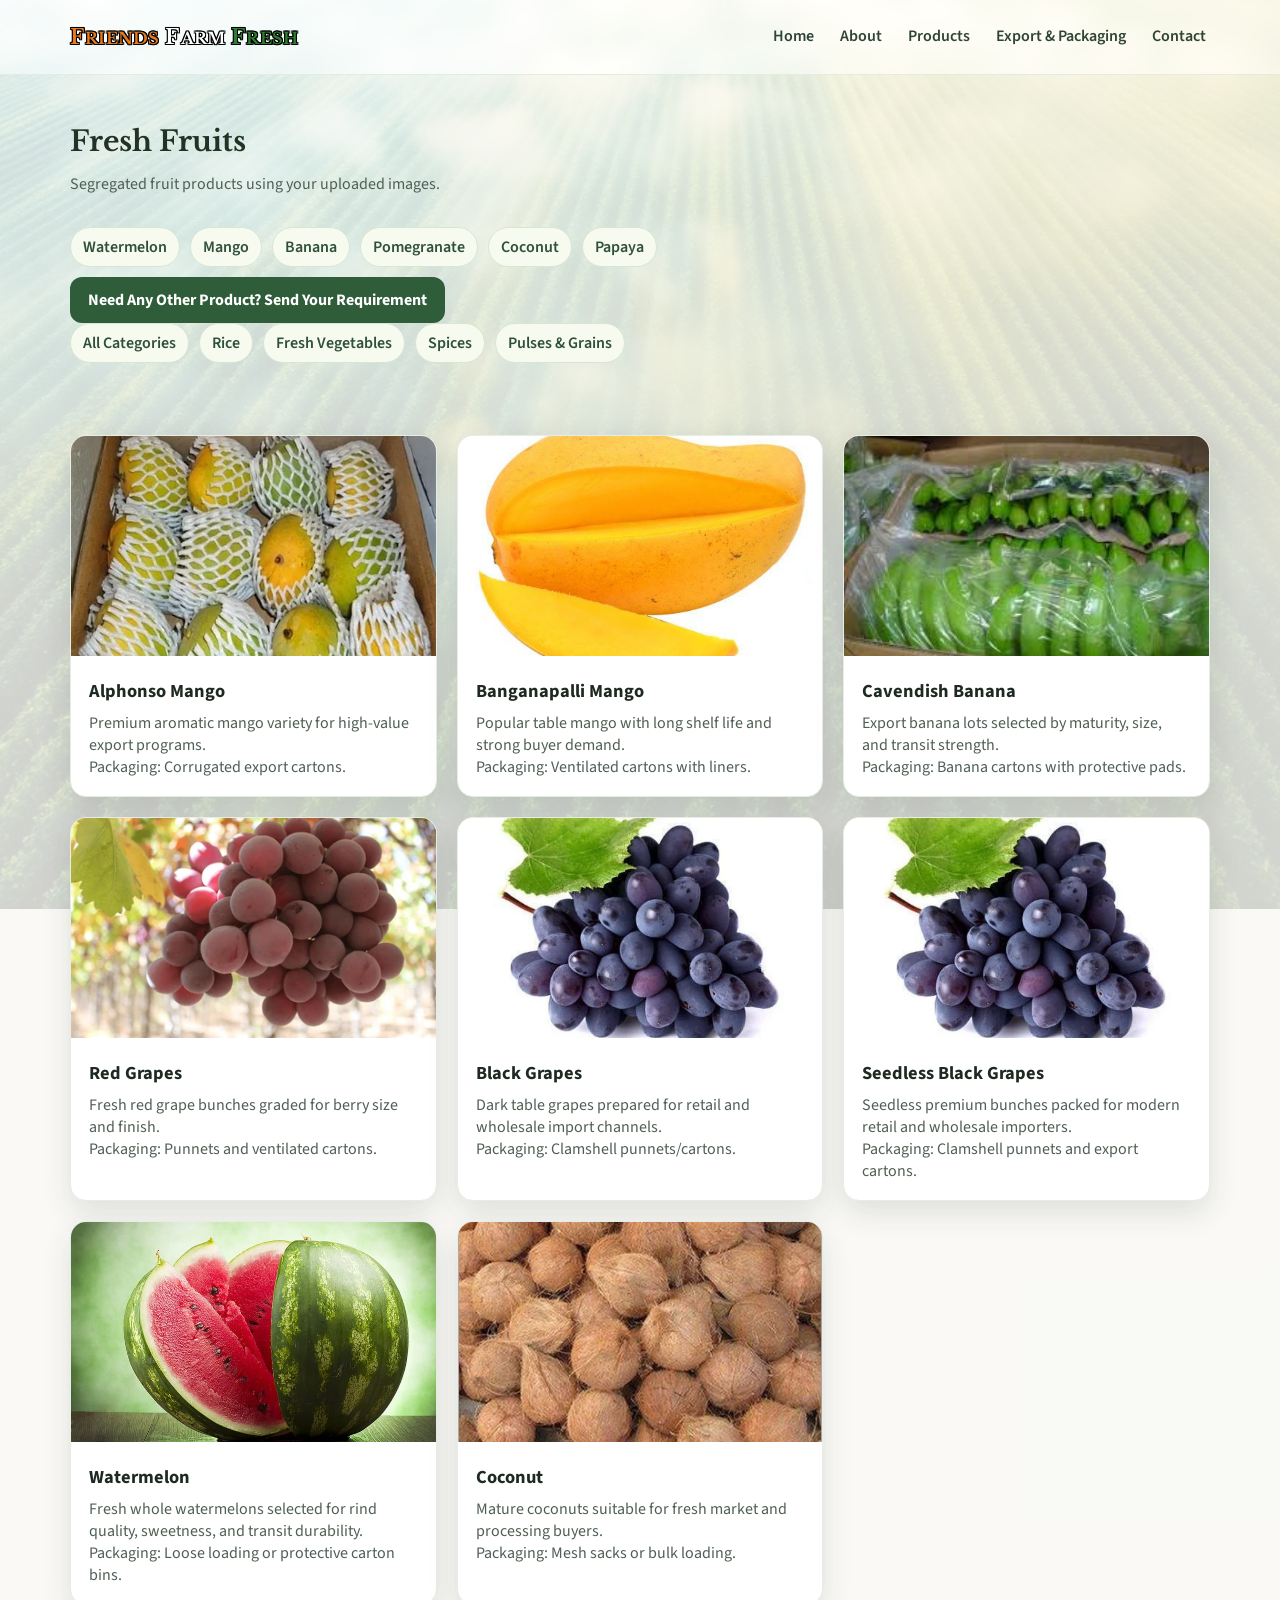
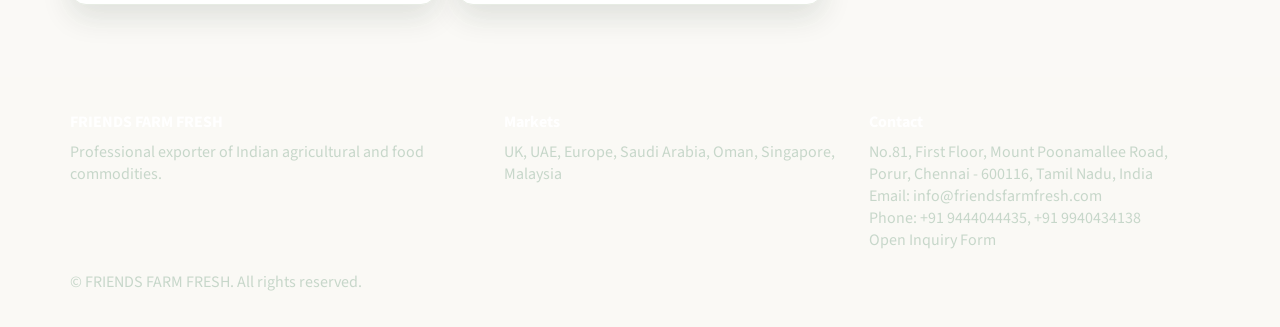
<file: fresh-fruits.html>
﻿<!doctype html>
<html lang="en">
<head>
  <meta charset="utf-8" />
  <meta name="viewport" content="width=device-width, initial-scale=1" />
  <title>Fresh Fruits | FRIENDS FARM FRESH</title>
  <meta name="description" content="Fresh fruit export page from FRIENDS FARM FRESH using local category images." />
  <link rel="preconnect" href="https://fonts.googleapis.com" />
  <link rel="preconnect" href="https://fonts.gstatic.com" crossorigin />
  <link href="https://fonts.googleapis.com/css2?family=Libre+Baskerville:wght@400;700&family=Source+Sans+3:wght@400;600;700&display=swap" rel="stylesheet" />
  <link rel="stylesheet" href="styles.css" />
</head>
<body>
  <header class="topbar"><div class="container nav-wrap"><a class="brand" href="index.html"><span class="brand-word brand-friends"><span class="brand-initial">F</span>RIENDS</span> <span class="brand-word brand-farm"><span class="brand-initial">F</span>ARM</span> <span class="brand-word brand-fresh"><span class="brand-initial">F</span>RESH</span></a><button class="menu-btn" type="button" aria-label="Open navigation">Menu</button><nav class="nav-links"><a href="index.html">Home</a><a href="about.html">About</a><a href="products.html">Products</a><a href="export-packaging.html">Export & Packaging</a><a href="contact.html">Contact</a></nav></div></header>

  <section class="section" style="padding-top:48px"><div class="container"><h1 class="section-title">Fresh Fruits</h1><p class="section-subtitle">Segregated fruit products using your uploaded images.</p>
      <div class="pill-row" style="margin:14px 0 6px">
        <span class="pill">Watermelon</span>
        <span class="pill">Mango</span>
        <span class="pill">Banana</span>
        <span class="pill">Pomegranate</span>
        <span class="pill">Coconut</span>
        <span class="pill">Papaya</span>
      </div>

      <p style="margin:10px 0 0"><a class="btn btn-primary" href="product-inquiry.html">Need Any Other Product? Send Your Requirement</a></p><div class="pill-row"><a class="pill" href="products.html">All Categories</a><a class="pill" href="rice.html">Rice</a><a class="pill" href="fresh-vegetables.html">Fresh Vegetables</a><a class="pill" href="spices.html">Spices</a><a class="pill" href="pulses-grains.html">Pulses &amp; Grains</a></div></div></section>

  <section class="section" style="padding-top:0"><div class="container"><div class="grid grid-3">
    <article class="card"><img src="assets/fruit varieties/mango-alphonse.webp" alt="Alphonso Mango" /><div class="card-body"><h3>Alphonso Mango</h3><p>Premium aromatic mango variety for high-value export programs.</p><p class="muted">Packaging: Corrugated export cartons.</p></div></article>
    <article class="card"><img src="assets/fruit varieties/baganapali-mangoes.jpg" alt="Banganapalli Mango" /><div class="card-body"><h3>Banganapalli Mango</h3><p>Popular table mango with long shelf life and strong buyer demand.</p><p class="muted">Packaging: Ventilated cartons with liners.</p></div></article>
    <article class="card"><img src="assets/veg varieties/cavandish banana.jpg" alt="Cavendish Banana" /><div class="card-body"><h3>Cavendish Banana</h3><p>Export banana lots selected by maturity, size, and transit strength.</p><p class="muted">Packaging: Banana cartons with protective pads.</p></div></article>
    <article class="card"><img src="assets/fruit varieties/red grapes.webp" alt="Red Grapes" /><div class="card-body"><h3>Red Grapes</h3><p>Fresh red grape bunches graded for berry size and finish.</p><p class="muted">Packaging: Punnets and ventilated cartons.</p></div></article>
    <article class="card"><img src="assets/fruit varieties/fresh-black-grapes.jpg" alt="Black Grapes" /><div class="card-body"><h3>Black Grapes</h3><p>Dark table grapes prepared for retail and wholesale import channels.</p><p class="muted">Packaging: Clamshell punnets/cartons.</p></div></article>
    <article class="card"><img src="assets/fruit varieties/fresh-black-grapes-.webp" alt="Seedless Black Grapes" /><div class="card-body"><h3>Seedless Black Grapes</h3><p>Seedless premium bunches packed for modern retail and wholesale importers.</p><p class="muted">Packaging: Clamshell punnets and export cartons.</p></div></article>
    <article class="card"><img src="assets/fruit varieties/watermelon image.jpg" alt="Watermelon" /><div class="card-body"><h3>Watermelon</h3><p>Fresh whole watermelons selected for rind quality, sweetness, and transit durability.</p><p class="muted">Packaging: Loose loading or protective carton bins.</p></div></article>
    <article class="card"><img src="assets/veg varieties/coconut.jpg" alt="Coconut" /><div class="card-body"><h3>Coconut</h3><p>Mature coconuts suitable for fresh market and processing buyers.</p><p class="muted">Packaging: Mesh sacks or bulk loading.</p></div></article>
  </div></div></section>

  <footer class="footer"><div class="container footer-grid"><div><h4>FRIENDS FARM FRESH</h4><p>Professional exporter of Indian agricultural and food commodities.</p></div><div><h4>Markets</h4><p>UK, UAE, Europe, Saudi Arabia, Oman, Singapore, Malaysia</p></div><div><h4>Contact</h4><p>No.81, First Floor, Mount Poonamallee Road, Porur, Chennai - 600116, Tamil Nadu, India</p><p>Email: <a href="mailto:info@friendsfarmfresh.com">info@friendsfarmfresh.com</a></p><p>Phone: <a href="tel:+919444044435">+91 9444044435</a>, <a href="tel:+919940434138">+91 9940434138</a></p><p><a href="contact.html">Open Inquiry Form</a></p></div></div><div class="container" style="margin-top:20px"><p class="muted">&copy; <span class="js-year"></span> FRIENDS FARM FRESH. All rights reserved.</p></div></footer>
  <script src="script.js"></script>
</body>
</html>
</file>
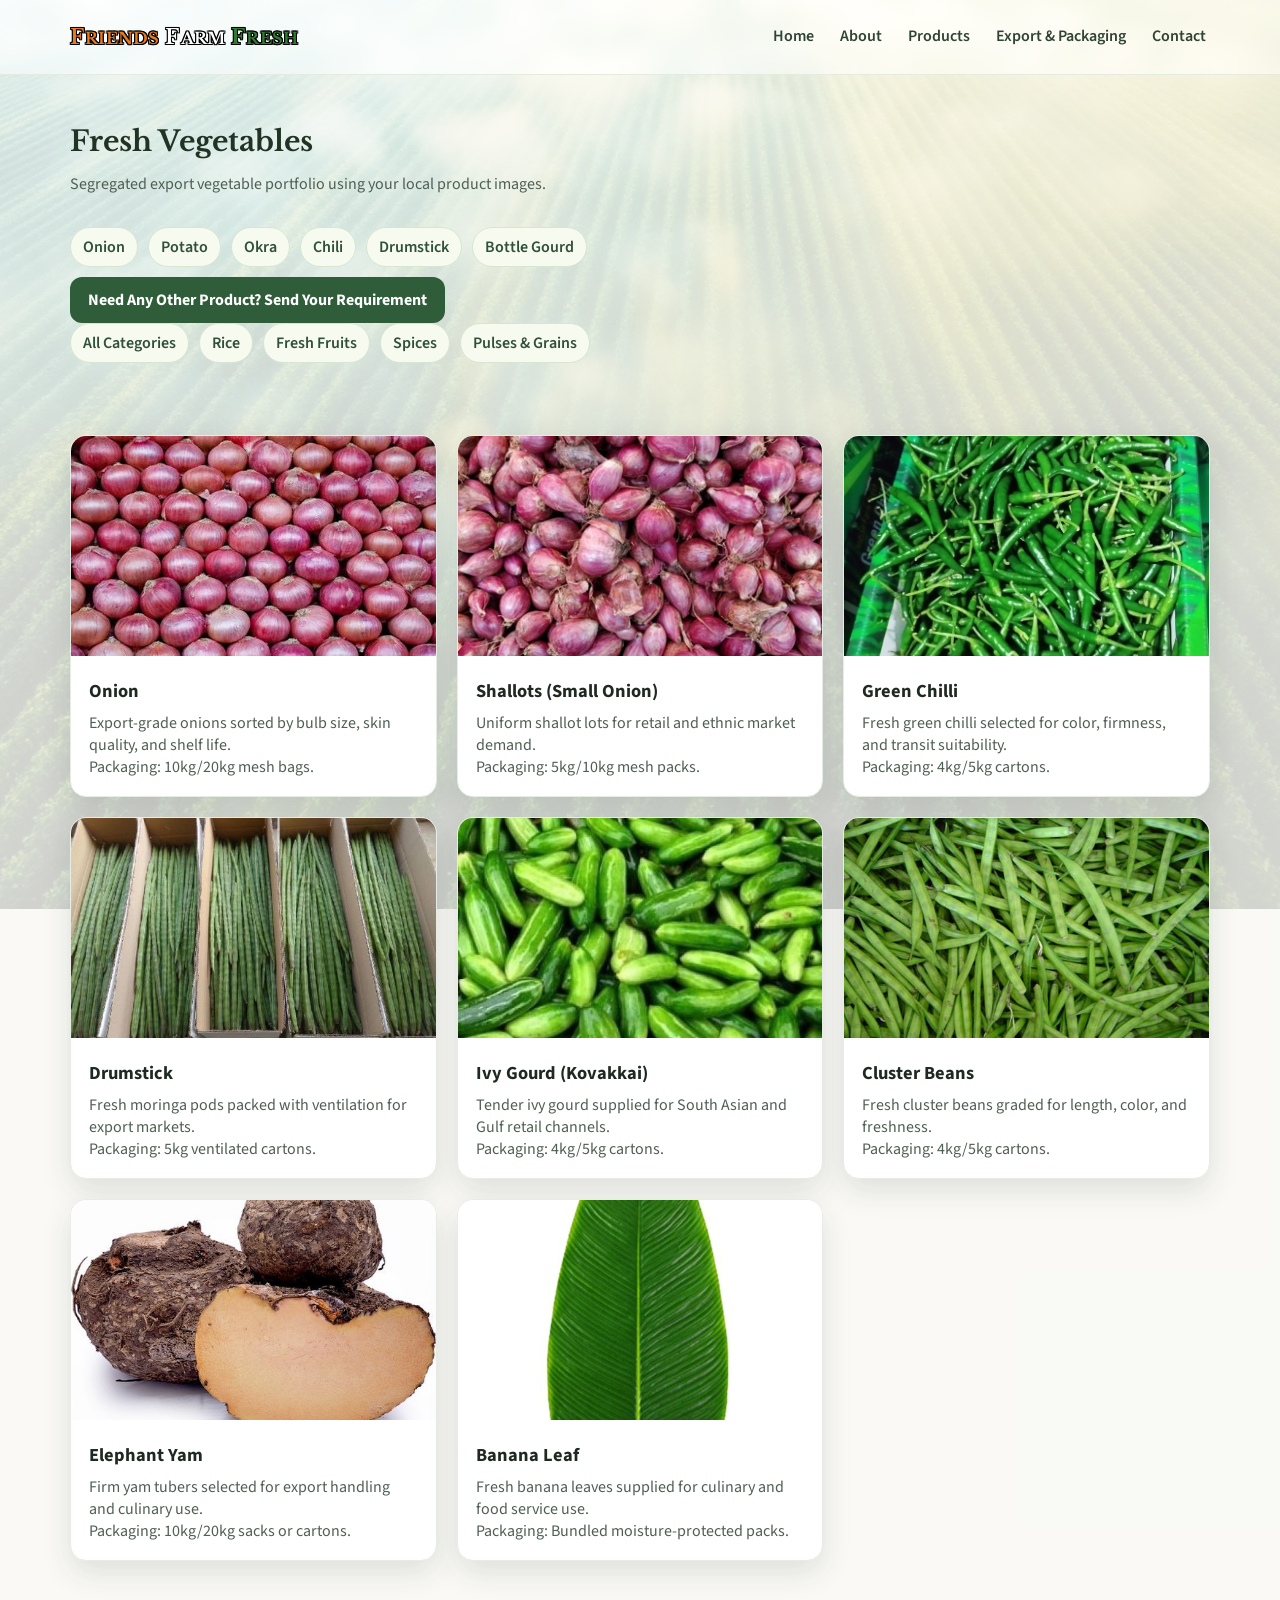
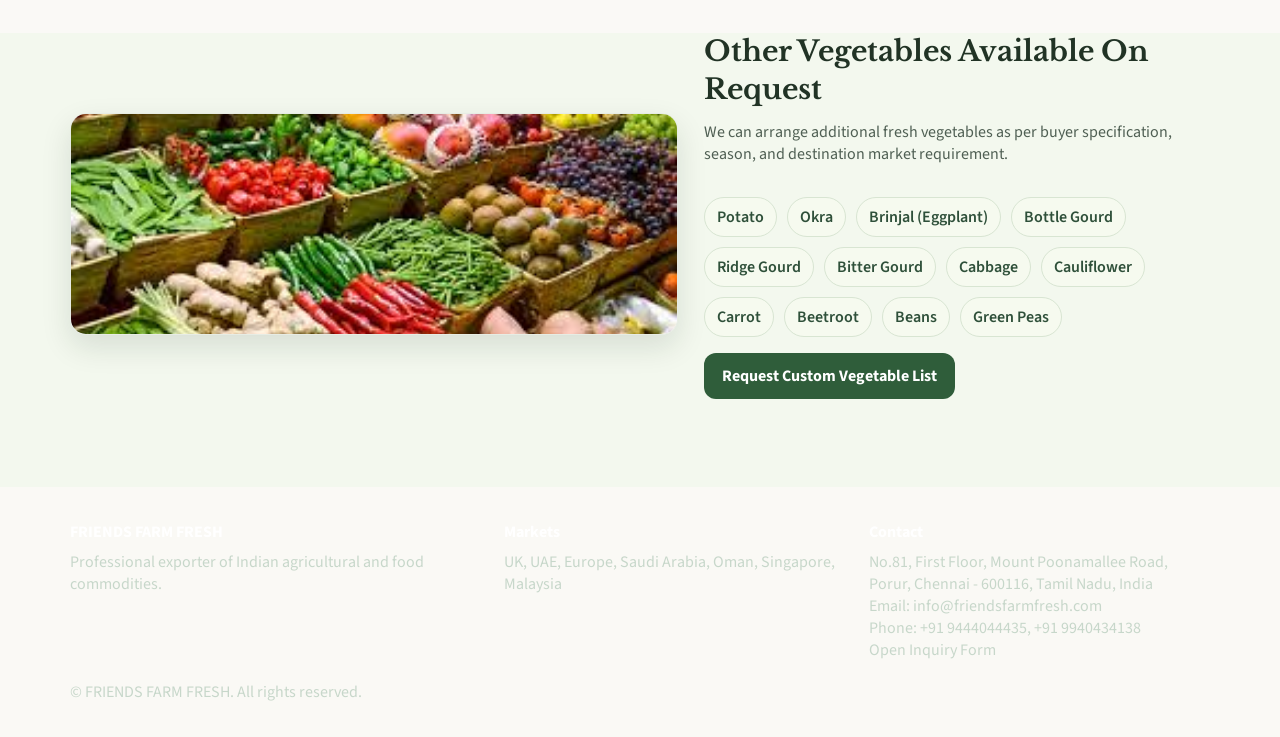
<file: fresh-vegetables.html>
﻿<!doctype html>
<html lang="en">
<head>
  <meta charset="utf-8" />
  <meta name="viewport" content="width=device-width, initial-scale=1" />
  <title>Fresh Vegetables | FRIENDS FARM FRESH</title>
  <meta name="description" content="Fresh vegetable export portfolio from FRIENDS FARM FRESH." />
  <link rel="preconnect" href="https://fonts.googleapis.com" />
  <link rel="preconnect" href="https://fonts.gstatic.com" crossorigin />
  <link href="https://fonts.googleapis.com/css2?family=Libre+Baskerville:wght@400;700&family=Source+Sans+3:wght@400;600;700&display=swap" rel="stylesheet" />
  <link rel="stylesheet" href="styles.css" />
</head>
<body>
  <header class="topbar">
    <div class="container nav-wrap">
      <a class="brand" href="index.html"><span class="brand-word brand-friends"><span class="brand-initial">F</span>RIENDS</span> <span class="brand-word brand-farm"><span class="brand-initial">F</span>ARM</span> <span class="brand-word brand-fresh"><span class="brand-initial">F</span>RESH</span></a>
      <button class="menu-btn" type="button" aria-label="Open navigation">Menu</button>
      <nav class="nav-links">
        <a href="index.html">Home</a>
        <a href="about.html">About</a>
        <a href="products.html">Products</a>
        <a href="export-packaging.html">Export & Packaging</a>
        <a href="contact.html">Contact</a>
      </nav>
    </div>
  </header>

  <section class="section" style="padding-top:48px">
    <div class="container">
      <h1 class="section-title">Fresh Vegetables</h1>
      <p class="section-subtitle">Segregated export vegetable portfolio using your local product images.</p>
      <div class="pill-row" style="margin:14px 0 6px">
        <span class="pill">Onion</span>
        <span class="pill">Potato</span>
        <span class="pill">Okra</span>
        <span class="pill">Chili</span>
        <span class="pill">Drumstick</span>
        <span class="pill">Bottle Gourd</span>
      </div>

      <p style="margin:10px 0 0"><a class="btn btn-primary" href="product-inquiry.html">Need Any Other Product? Send Your Requirement</a></p>
      <div class="pill-row">
        <a class="pill" href="products.html">All Categories</a>
        <a class="pill" href="rice.html">Rice</a>
        <a class="pill" href="fresh-fruits.html">Fresh Fruits</a>
        <a class="pill" href="spices.html">Spices</a>
        <a class="pill" href="pulses-grains.html">Pulses &amp; Grains</a>
      </div>
    </div>
  </section>

  <section class="section" style="padding-top:0">
    <div class="container">
      <div class="grid grid-3">
        <article class="card"><img src="assets/veg varieties/onion.webp" alt="Onion" /><div class="card-body"><h3>Onion</h3><p>Export-grade onions sorted by bulb size, skin quality, and shelf life.</p><p class="muted">Packaging: 10kg/20kg mesh bags.</p></div></article>
        <article class="card"><img src="assets/veg varieties/shallots-onion-500x500.webp" alt="Shallots Onion" /><div class="card-body"><h3>Shallots (Small Onion)</h3><p>Uniform shallot lots for retail and ethnic market demand.</p><p class="muted">Packaging: 5kg/10kg mesh packs.</p></div></article>
        <article class="card"><img src="assets/veg varieties/green chilli.jpg" alt="Green Chilli" /><div class="card-body"><h3>Green Chilli</h3><p>Fresh green chilli selected for color, firmness, and transit suitability.</p><p class="muted">Packaging: 4kg/5kg cartons.</p></div></article>
        <article class="card"><img src="assets/veg varieties/fresh-drumsticks-suppliers-in-india-tamilnadu-1498738099-2621300.jpeg" alt="Drumstick" /><div class="card-body"><h3>Drumstick</h3><p>Fresh moringa pods packed with ventilation for export markets.</p><p class="muted">Packaging: 5kg ventilated cartons.</p></div></article>
        <article class="card"><img src="assets/veg varieties/fresh-green-ivy-gourd-268.jpg" alt="Ivy Gourd" /><div class="card-body"><h3>Ivy Gourd (Kovakkai)</h3><p>Tender ivy gourd supplied for South Asian and Gulf retail channels.</p><p class="muted">Packaging: 4kg/5kg cartons.</p></div></article>
        <article class="card"><img src="assets/veg varieties/cluster-beans-599.jpg" alt="Cluster Beans" /><div class="card-body"><h3>Cluster Beans</h3><p>Fresh cluster beans graded for length, color, and freshness.</p><p class="muted">Packaging: 4kg/5kg cartons.</p></div></article>
        <article class="card"><img src="assets/veg varieties/elephant yam.jpg" alt="Elephant Yam" /><div class="card-body"><h3>Elephant Yam</h3><p>Firm yam tubers selected for export handling and culinary use.</p><p class="muted">Packaging: 10kg/20kg sacks or cartons.</p></div></article>
        <article class="card"><img src="assets/veg varieties/banana leaf.jpg" alt="Banana Leaf" /><div class="card-body"><h3>Banana Leaf</h3><p>Fresh banana leaves supplied for culinary and food service use.</p><p class="muted">Packaging: Bundled moisture-protected packs.</p></div></article>
      </div>
    </div>
  </section>

  <section class="section" style="padding-top:0;background:#f3f8ee">
    <div class="container split">
      <div class="card">
        <img src="source image- product categories/comon vegetables image.jpg" alt="Mixed fresh vegetables" />
      </div>
      <div>
        <h2 class="section-title">Other Vegetables Available On Request</h2>
        <p class="section-subtitle">We can arrange additional fresh vegetables as per buyer specification, season, and destination market requirement.</p><div class="pill-row">
          <span class="pill">Potato</span>
          <span class="pill">Okra</span>
          <span class="pill">Brinjal (Eggplant)</span>
          <span class="pill">Bottle Gourd</span>
          <span class="pill">Ridge Gourd</span>
          <span class="pill">Bitter Gourd</span>
          <span class="pill">Cabbage</span>
          <span class="pill">Cauliflower</span>
          <span class="pill">Carrot</span>
          <span class="pill">Beetroot</span>
          <span class="pill">Beans</span>
          <span class="pill">Green Peas</span>
        </div>
        <p style="margin-top:16px"><a class="btn btn-primary" href="contact.html">Request Custom Vegetable List</a></p>
      </div>
    </div>
  </section>

  <footer class="footer">
    <div class="container footer-grid">
      <div><h4>FRIENDS FARM FRESH</h4><p>Professional exporter of Indian agricultural and food commodities.</p></div>
      <div><h4>Markets</h4><p>UK, UAE, Europe, Saudi Arabia, Oman, Singapore, Malaysia</p></div>
      <div><h4>Contact</h4><p>No.81, First Floor, Mount Poonamallee Road, Porur, Chennai - 600116, Tamil Nadu, India</p><p>Email: <a href="mailto:info@friendsfarmfresh.com">info@friendsfarmfresh.com</a></p><p>Phone: <a href="tel:+919444044435">+91 9444044435</a>, <a href="tel:+919940434138">+91 9940434138</a></p><p><a href="contact.html">Open Inquiry Form</a></p></div>
    </div>
    <div class="container" style="margin-top:20px"><p class="muted">&copy; <span class="js-year"></span> FRIENDS FARM FRESH. All rights reserved.</p></div>
  </footer>

  <script src="script.js"></script>
</body>
</html>
</file>
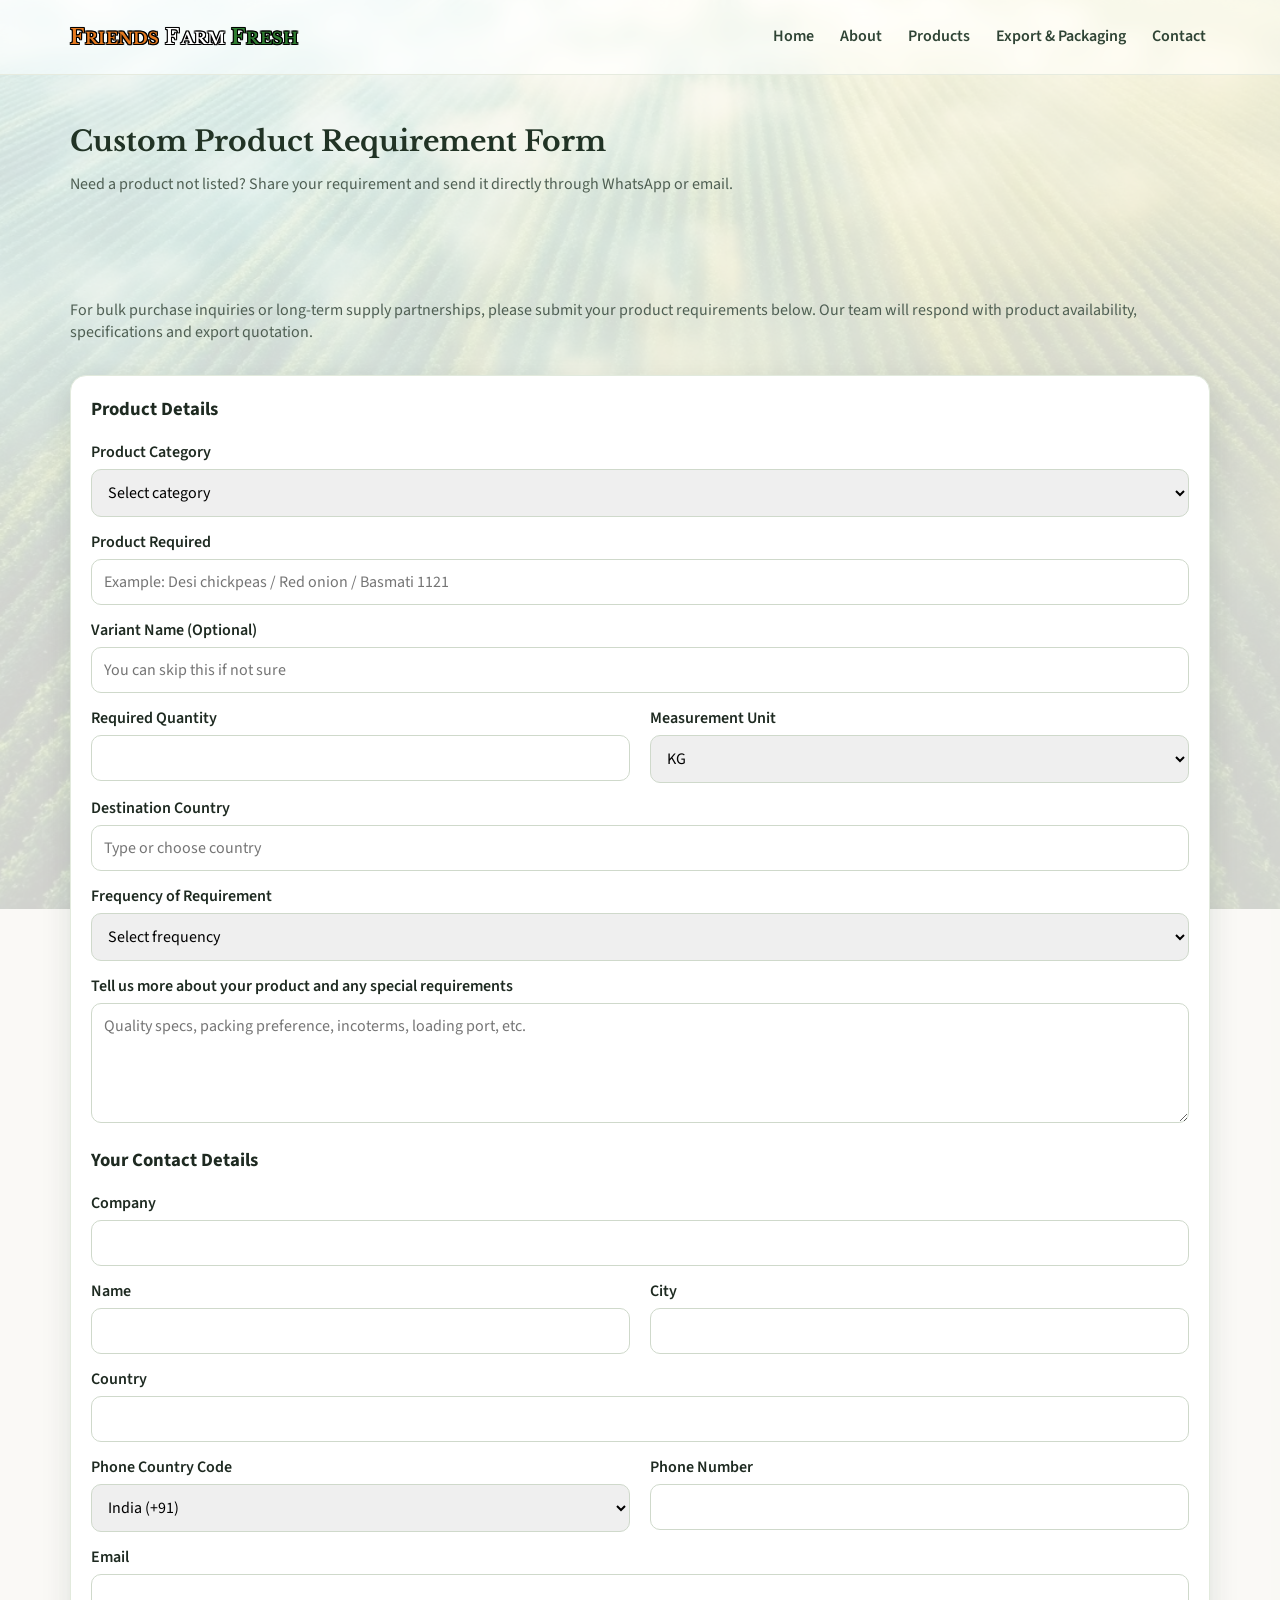
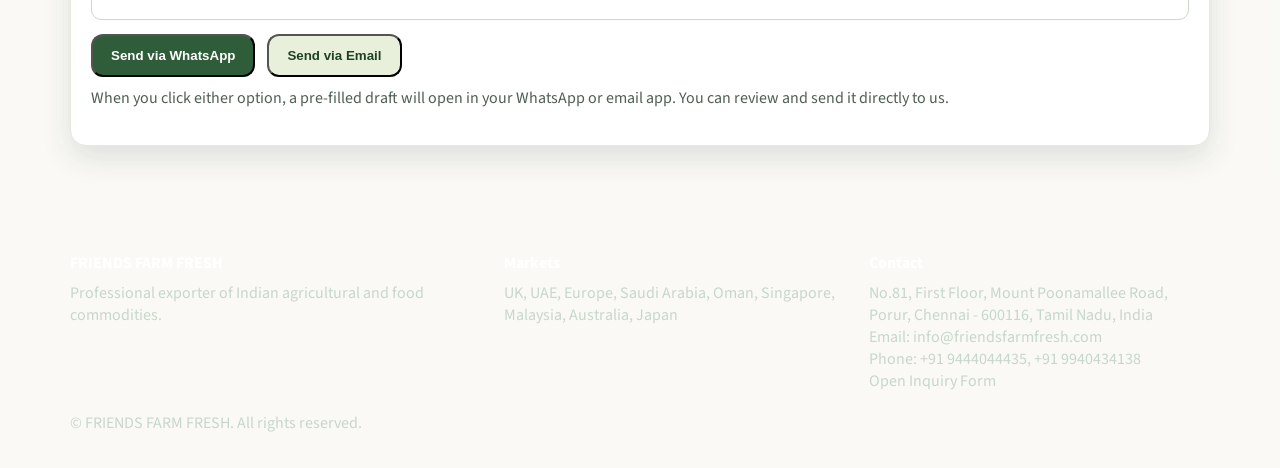
<file: product-inquiry.html>
﻿<!doctype html>
<html lang="en">
<head>
  <meta charset="utf-8" />
  <meta name="viewport" content="width=device-width, initial-scale=1" />
  <title>Product Inquiry | FRIENDS FARM FRESH</title>
  <meta name="description" content="Submit product inquiries and custom requirement details to FRIENDS FARM FRESH." />
  <link rel="preconnect" href="https://fonts.googleapis.com" />
  <link rel="preconnect" href="https://fonts.gstatic.com" crossorigin />
  <link href="https://fonts.googleapis.com/css2?family=Libre+Baskerville:wght@400;700&family=Source+Sans+3:wght@400;600;700&display=swap" rel="stylesheet" />
  <link rel="stylesheet" href="styles.css" />
</head>
<body>
  <header class="topbar">
    <div class="container nav-wrap">
      <a class="brand" href="index.html"><span class="brand-word brand-friends"><span class="brand-initial">F</span>RIENDS</span> <span class="brand-word brand-farm"><span class="brand-initial">F</span>ARM</span> <span class="brand-word brand-fresh"><span class="brand-initial">F</span>RESH</span></a>
      <button class="menu-btn" type="button" aria-label="Open navigation">Menu</button>
      <nav class="nav-links">
        <a href="index.html">Home</a>
        <a href="about.html">About</a>
        <a href="products.html">Products</a>
        <a href="export-packaging.html">Export & Packaging</a>
        <a href="contact.html">Contact</a>
      </nav>
    </div>
  </header>

  <section class="section" style="padding-top:48px">
    <div class="container">
      <h1 class="section-title">Custom Product Requirement Form</h1>
      <p class="section-subtitle">Need a product not listed? Share your requirement and send it directly through WhatsApp or email.</p>
    </div>
  </section>

  <section class="section" style="padding-top:0">
    <div class="container">
      <p class="section-subtitle">For bulk purchase inquiries or long-term supply partnerships, please submit your product requirements below. Our team will respond with product availability, specifications and export quotation.</p>
      <form id="productInquiryForm" data-mode="product-inquiry" novalidate>
        <h3 style="margin-top:0">Product Details</h3>

        <div class="field">
          <label for="product_category">Product Category</label>
          <select id="product_category" name="product_category" required>
            <option value="">Select category</option>
            <option>Rice</option>
            <option>Fresh Vegetables</option>
            <option>Fresh Fruits</option>
            <option>Spices</option>
            <option>Pulses & Grains</option>
            <option>Other</option>
          </select>
        </div>

        <div class="field">
          <label for="product_name">Product Required</label>
          <input id="product_name" name="product_name" placeholder="Example: Desi chickpeas / Red onion / Basmati 1121" required />
        </div>

        <div class="field">
          <label for="variant_name">Variant Name (Optional)</label>
          <input id="variant_name" name="variant_name" placeholder="You can skip this if not sure" />
        </div>

        <div class="grid grid-2">
          <div class="field">
            <label for="quantity">Required Quantity</label>
            <input id="quantity" name="quantity" type="number" min="1" step="0.01" required />
          </div>
          <div class="field">
            <label for="quantity_unit">Measurement Unit</label>
            <select id="quantity_unit" name="quantity_unit" required>
              <option value="KG">KG</option>
              <option value="Tonnes">Tonnes</option>
            </select>
          </div>
        </div>

        <div class="field">
          <label for="destination_country">Destination Country</label>
          <input id="destination_country" name="destination_country" list="country-list" placeholder="Type or choose country" required />
        </div>

        <div class="field">
          <label for="frequency">Frequency of Requirement</label>
          <select id="frequency" name="frequency" required>
            <option value="">Select frequency</option>
            <option>One-time</option>
            <option>Weekly</option>
            <option>Bi-weekly</option>
            <option>Monthly</option>
            <option>Quarterly</option>
            <option>As per demand</option>
          </select>
        </div>

        <div class="field">
          <label for="special_requirements">Tell us more about your product and any special requirements</label>
          <textarea id="special_requirements" name="special_requirements" placeholder="Quality specs, packing preference, incoterms, loading port, etc."></textarea>
        </div>

        <h3>Your Contact Details</h3>

        <div class="field">
          <label for="company">Company</label>
          <input id="company" name="company" required />
        </div>

        <div class="grid grid-2">
          <div class="field">
            <label for="contact_name">Name</label>
            <input id="contact_name" name="contact_name" required />
          </div>
          <div class="field">
            <label for="city">City</label>
            <input id="city" name="city" required />
          </div>
        </div>

        <div class="field">
          <label for="contact_country">Country</label>
          <input id="contact_country" name="contact_country" list="country-list" required />
        </div>

        <div class="grid grid-2">
          <div class="field">
            <label for="phone_code">Phone Country Code</label>
            <select id="phone_code" name="phone_code" required>
              <option value="+91">India (+91)</option>
              <option value="+971">UAE (+971)</option>
              <option value="+44">UK (+44)</option>
              <option value="+1">USA/Canada (+1)</option>
              <option value="+61">Australia (+61)</option>
              <option value="+81">Japan (+81)</option>
              <option value="+65">Singapore (+65)</option>
              <option value="+60">Malaysia (+60)</option>
              <option value="+966">Saudi Arabia (+966)</option>
              <option value="+968">Oman (+968)</option>
            </select>
          </div>
          <div class="field">
            <label for="phone_number">Phone Number</label>
            <input id="phone_number" name="phone_number" required />
          </div>
        </div>

        <div class="field">
          <label for="email">Email</label>
          <input id="email" name="email" type="email" required />
        </div>

        <div id="formMessage" class="form-message" aria-live="polite"></div>

        <div class="hero-cta" style="margin-top:12px">
          <button class="btn btn-primary" type="button" id="sendWhatsappBtn">Send via WhatsApp</button>
          <button class="btn btn-soft" type="button" id="sendEmailBtn">Send via Email</button>
        </div>

        <p class="muted" style="margin-top:10px">When you click either option, a pre-filled draft will open in your WhatsApp or email app. You can review and send it directly to us.</p>
      </form>

      <datalist id="country-list">
        <option value="India"></option>
        <option value="United Arab Emirates"></option>
        <option value="United Kingdom"></option>
        <option value="Saudi Arabia"></option>
        <option value="Oman"></option>
        <option value="Singapore"></option>
        <option value="Malaysia"></option>
        <option value="Australia"></option>
        <option value="Japan"></option>
        <option value="United States"></option>
        <option value="Canada"></option>
        <option value="Germany"></option>
        <option value="France"></option>
        <option value="Netherlands"></option>
        <option value="Italy"></option>
      </datalist>
    </div>
  </section>

  <footer class="footer">
    <div class="container footer-grid">
      <div><h4>FRIENDS FARM FRESH</h4><p>Professional exporter of Indian agricultural and food commodities.</p></div>
      <div><h4>Markets</h4><p>UK, UAE, Europe, Saudi Arabia, Oman, Singapore, Malaysia, Australia, Japan</p></div>
      <div><h4>Contact</h4><p>No.81, First Floor, Mount Poonamallee Road, Porur, Chennai - 600116, Tamil Nadu, India</p><p>Email: <a href="mailto:info@friendsfarmfresh.com">info@friendsfarmfresh.com</a></p><p>Phone: <a href="tel:+919444044435">+91 9444044435</a>, <a href="tel:+919940434138">+91 9940434138</a></p><p><a href="contact.html">Open Inquiry Form</a></p></div>
    </div>
    <div class="container" style="margin-top:20px"><p class="muted">&copy; <span class="js-year"></span> FRIENDS FARM FRESH. All rights reserved.</p></div>
  </footer>

  <script src="script.js"></script>
</body>
</html>
</file>
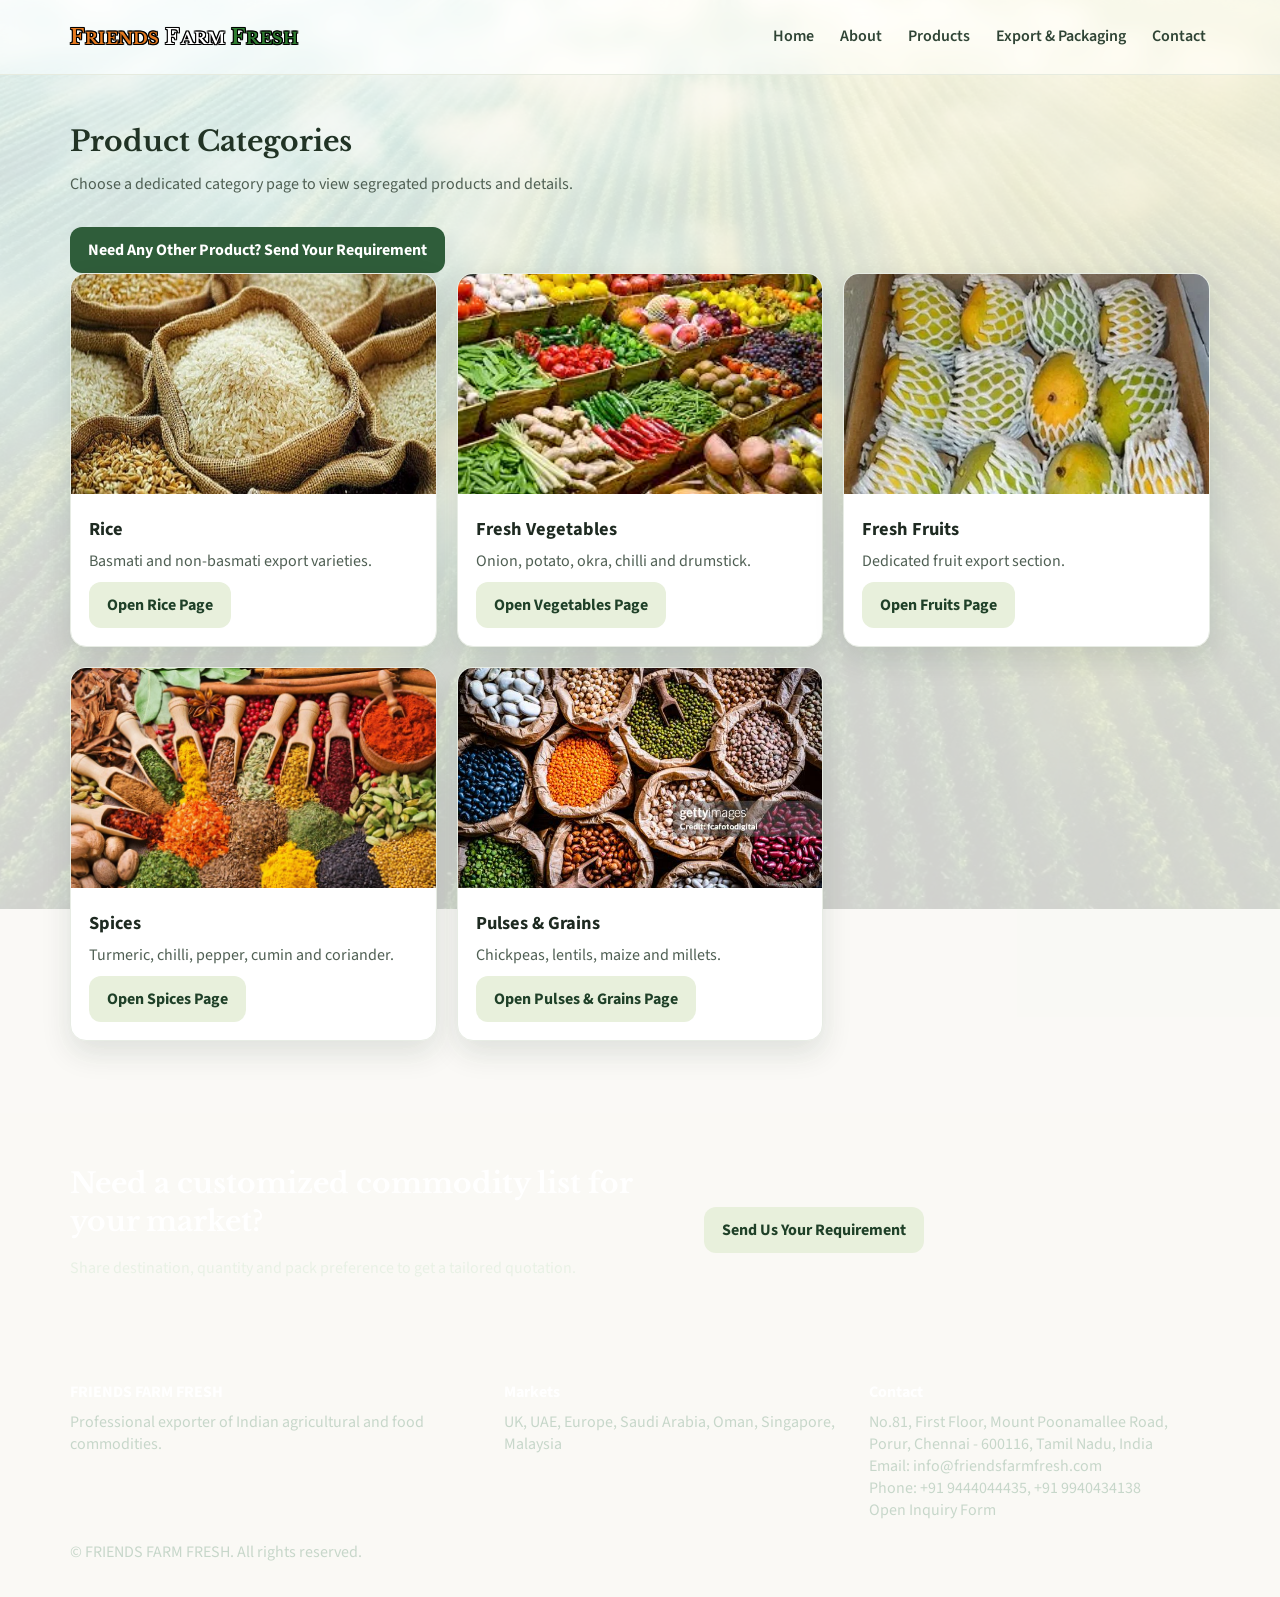
<file: products.html>
﻿<!doctype html>
<html lang="en">
<head>
  <meta charset="utf-8" />
  <meta name="viewport" content="width=device-width, initial-scale=1" />
  <title>Products | FRIENDS FARM FRESH</title>
  <meta name="description" content="Browse export product categories from FRIENDS FARM FRESH." />
  <link rel="preconnect" href="https://fonts.googleapis.com" />
  <link rel="preconnect" href="https://fonts.gstatic.com" crossorigin />
  <link href="https://fonts.googleapis.com/css2?family=Libre+Baskerville:wght@400;700&family=Source+Sans+3:wght@400;600;700&display=swap" rel="stylesheet" />
  <link rel="stylesheet" href="styles.css" />
</head>
<body>
  <header class="topbar">
    <div class="container nav-wrap">
      <a class="brand" href="index.html"><span class="brand-word brand-friends"><span class="brand-initial">F</span>RIENDS</span> <span class="brand-word brand-farm"><span class="brand-initial">F</span>ARM</span> <span class="brand-word brand-fresh"><span class="brand-initial">F</span>RESH</span></a>
      <button class="menu-btn" type="button" aria-label="Open navigation">Menu</button>
      <nav class="nav-links">
        <a href="index.html">Home</a>
        <a href="about.html">About</a>
        <a href="products.html">Products</a>
        <a href="export-packaging.html">Export & Packaging</a>
        <a href="contact.html">Contact</a>
      </nav>
    </div>
  </header>

  <section class="section" style="padding-top:48px">
    <div class="container">
      <h1 class="section-title">Product Categories</h1>
      <p class="section-subtitle">Choose a dedicated category page to view segregated products and details.</p>
      <p style="margin:10px 0 0"><a class="btn btn-primary" href="product-inquiry.html">Need Any Other Product? Send Your Requirement</a></p>
      <div class="grid grid-3">
        <article class="card"><img src="source image- product categories/comon rice image.jpg" alt="Rice" /><div class="card-body"><h3>Rice</h3><p>Basmati and non-basmati export varieties.</p><p style="margin-top:10px"><a class="btn btn-soft" href="rice.html">Open Rice Page</a></p></div></article>
        <article class="card"><img src="source image- product categories/comon vegetables image.jpg" alt="Fresh Vegetables" /><div class="card-body"><h3>Fresh Vegetables</h3><p>Onion, potato, okra, chilli and drumstick.</p><p style="margin-top:10px"><a class="btn btn-soft" href="fresh-vegetables.html">Open Vegetables Page</a></p></div></article>
        <article class="card"><img src="assets/fruit varieties/mango-alphonse.webp" alt="Fresh Fruits" /><div class="card-body"><h3>Fresh Fruits</h3><p>Dedicated fruit export section.</p><p style="margin-top:10px"><a class="btn btn-soft" href="fresh-fruits.html">Open Fruits Page</a></p></div></article>
        <article class="card"><img src="source image- product categories/comon spice images.jpg" alt="Spices" /><div class="card-body"><h3>Spices</h3><p>Turmeric, chilli, pepper, cumin and coriander.</p><p style="margin-top:10px"><a class="btn btn-soft" href="spices.html">Open Spices Page</a></p></div></article>
        <article class="card"><img src="source image- product categories/comon pules images.jpg" alt="Pulses and Grains" /><div class="card-body"><h3>Pulses &amp; Grains</h3><p>Chickpeas, lentils, maize and millets.</p><p style="margin-top:10px"><a class="btn btn-soft" href="pulses-grains.html">Open Pulses & Grains Page</a></p></div></article>
      </div>
    </div>
  </section>

  <section class="cta-band">
    <div class="container split">
      <div><h2 class="section-title" style="color:#fff">Need a customized commodity list for your market?</h2><p>Share destination, quantity and pack preference to get a tailored quotation.</p></div>
      <div><a class="btn btn-soft" href="contact.html">Send Us Your Requirement</a></div>
    </div>
  </section>

  <footer class="footer">
    <div class="container footer-grid">
      <div><h4>FRIENDS FARM FRESH</h4><p>Professional exporter of Indian agricultural and food commodities.</p></div>
      <div><h4>Markets</h4><p>UK, UAE, Europe, Saudi Arabia, Oman, Singapore, Malaysia</p></div>
      <div><h4>Contact</h4><p>No.81, First Floor, Mount Poonamallee Road, Porur, Chennai - 600116, Tamil Nadu, India</p><p>Email: <a href="mailto:info@friendsfarmfresh.com">info@friendsfarmfresh.com</a></p><p>Phone: <a href="tel:+919444044435">+91 9444044435</a>, <a href="tel:+919940434138">+91 9940434138</a></p><p><a href="contact.html">Open Inquiry Form</a></p></div>
    </div>
    <div class="container" style="margin-top:20px"><p class="muted">&copy; <span class="js-year"></span> FRIENDS FARM FRESH. All rights reserved.</p></div>
  </footer>

  <script src="script.js"></script>
</body>
</html>
</file>
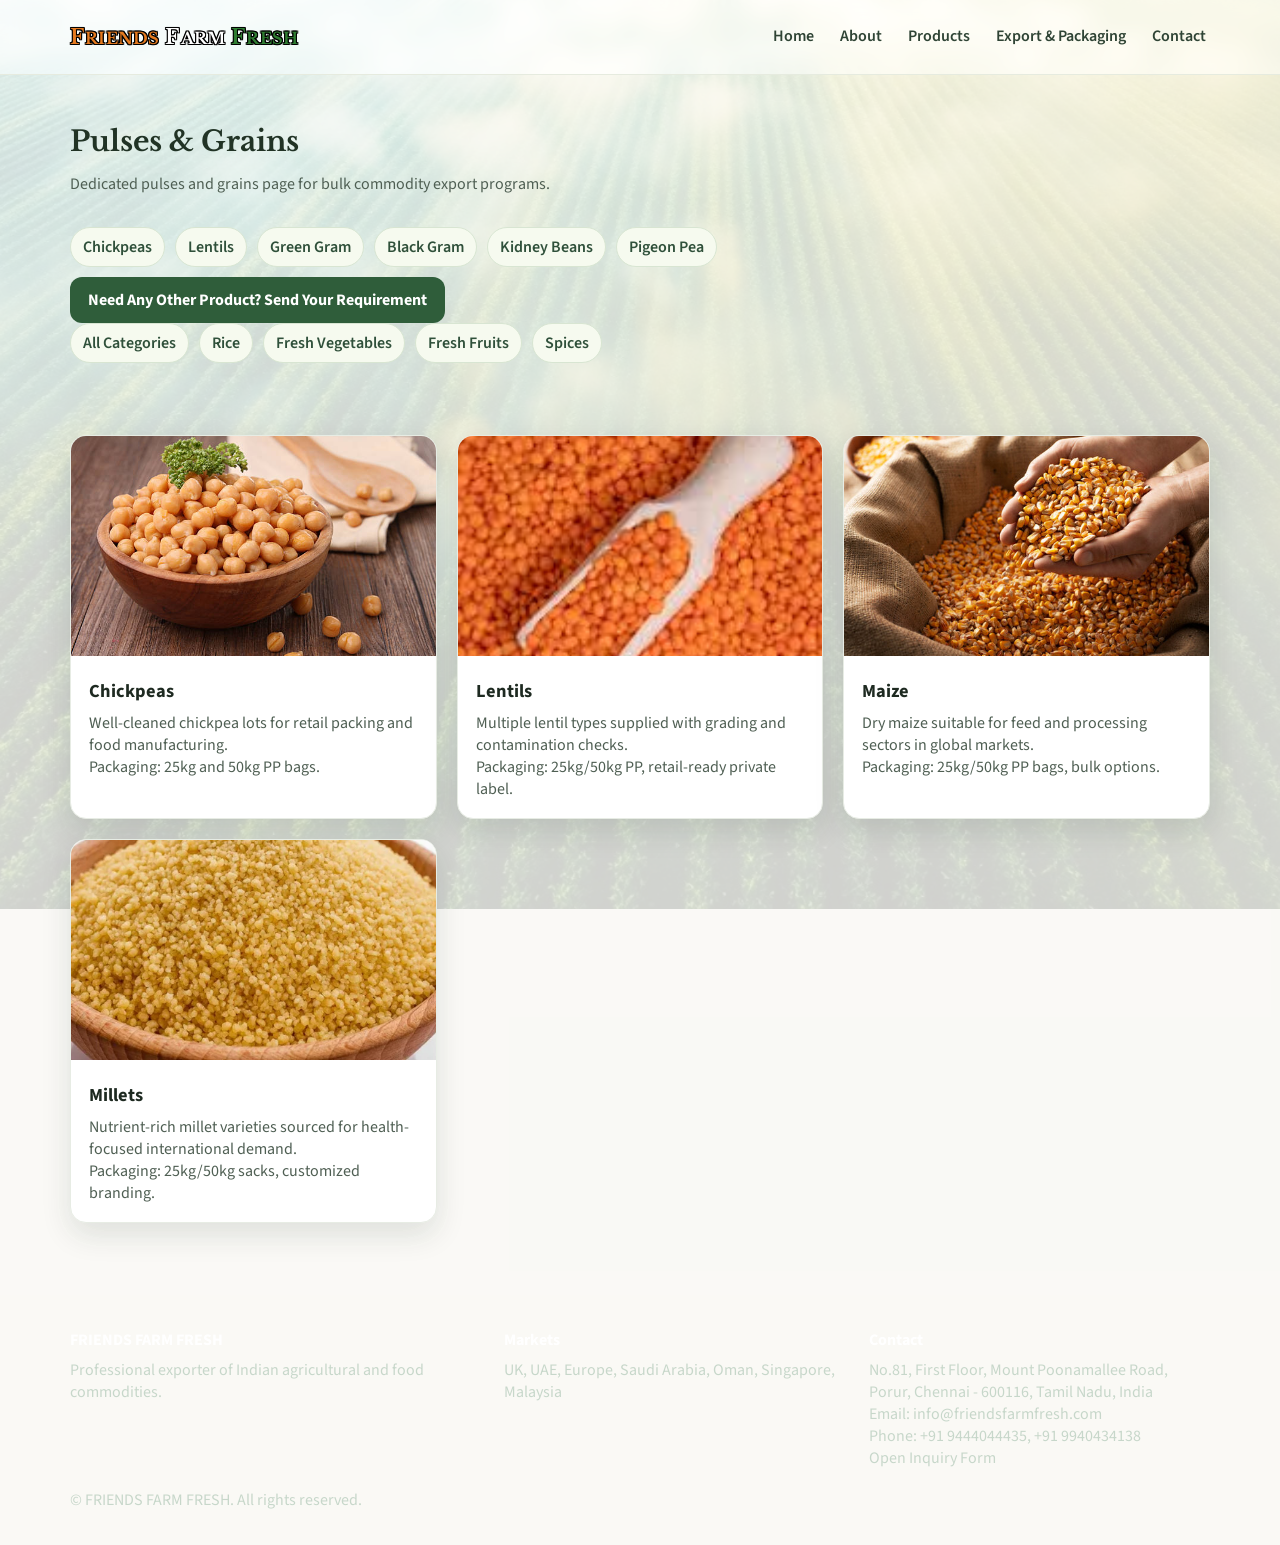
<file: pulses-grains.html>
﻿<!doctype html>
<html lang="en">
<head>
  <meta charset="utf-8" />
  <meta name="viewport" content="width=device-width, initial-scale=1" />
  <title>Pulses & Grains | FRIENDS FARM FRESH</title>
  <meta name="description" content="Pulses and grains export page from FRIENDS FARM FRESH." />
  <link rel="preconnect" href="https://fonts.googleapis.com" />
  <link rel="preconnect" href="https://fonts.gstatic.com" crossorigin />
  <link href="https://fonts.googleapis.com/css2?family=Libre+Baskerville:wght@400;700&family=Source+Sans+3:wght@400;600;700&display=swap" rel="stylesheet" />
  <link rel="stylesheet" href="styles.css" />
</head>
<body>
  <header class="topbar"><div class="container nav-wrap"><a class="brand" href="index.html"><span class="brand-word brand-friends"><span class="brand-initial">F</span>RIENDS</span> <span class="brand-word brand-farm"><span class="brand-initial">F</span>ARM</span> <span class="brand-word brand-fresh"><span class="brand-initial">F</span>RESH</span></a><button class="menu-btn" type="button" aria-label="Open navigation">Menu</button><nav class="nav-links"><a href="index.html">Home</a><a href="about.html">About</a><a href="products.html">Products</a><a href="export-packaging.html">Export & Packaging</a><a href="contact.html">Contact</a></nav></div></header>
  <section class="section" style="padding-top:48px"><div class="container"><h1 class="section-title">Pulses &amp; Grains</h1><p class="section-subtitle">Dedicated pulses and grains page for bulk commodity export programs.</p>
      <div class="pill-row" style="margin:14px 0 6px">
        <span class="pill">Chickpeas</span>
        <span class="pill">Lentils</span>
        <span class="pill">Green Gram</span>
        <span class="pill">Black Gram</span>
        <span class="pill">Kidney Beans</span>
        <span class="pill">Pigeon Pea</span>
      </div>

      <p style="margin:10px 0 0"><a class="btn btn-primary" href="product-inquiry.html">Need Any Other Product? Send Your Requirement</a></p><div class="pill-row"><a class="pill" href="products.html">All Categories</a><a class="pill" href="rice.html">Rice</a><a class="pill" href="fresh-vegetables.html">Fresh Vegetables</a><a class="pill" href="fresh-fruits.html">Fresh Fruits</a><a class="pill" href="spices.html">Spices</a></div></div></section>
  <section class="section" style="padding-top:0"><div class="container"><div class="grid grid-3">
    <article class="card"><img src="assets/Pulses and graines varieties/chcik peas image.jpg" alt="Chickpeas" /><div class="card-body"><h3>Chickpeas</h3><p>Well-cleaned chickpea lots for retail packing and food manufacturing.</p><p class="muted">Packaging: 25kg and 50kg PP bags.</p></div></article>
    <article class="card"><img src="assets/Pulses and graines varieties/lentils image.jpg" alt="Lentils" /><div class="card-body"><h3>Lentils</h3><p>Multiple lentil types supplied with grading and contamination checks.</p><p class="muted">Packaging: 25kg/50kg PP, retail-ready private label.</p></div></article>
    <article class="card"><img src="assets/Pulses and graines varieties/maize image.jpg" alt="Maize" /><div class="card-body"><h3>Maize</h3><p>Dry maize suitable for feed and processing sectors in global markets.</p><p class="muted">Packaging: 25kg/50kg PP bags, bulk options.</p></div></article>
    <article class="card"><img src="assets/Pulses and graines varieties/millets image.jpg" alt="Millets" /><div class="card-body"><h3>Millets</h3><p>Nutrient-rich millet varieties sourced for health-focused international demand.</p><p class="muted">Packaging: 25kg/50kg sacks, customized branding.</p></div></article>
  </div></div></section>
  <footer class="footer"><div class="container footer-grid"><div><h4>FRIENDS FARM FRESH</h4><p>Professional exporter of Indian agricultural and food commodities.</p></div><div><h4>Markets</h4><p>UK, UAE, Europe, Saudi Arabia, Oman, Singapore, Malaysia</p></div><div><h4>Contact</h4><p>No.81, First Floor, Mount Poonamallee Road, Porur, Chennai - 600116, Tamil Nadu, India</p><p>Email: <a href="mailto:info@friendsfarmfresh.com">info@friendsfarmfresh.com</a></p><p>Phone: <a href="tel:+919444044435">+91 9444044435</a>, <a href="tel:+919940434138">+91 9940434138</a></p><p><a href="contact.html">Open Inquiry Form</a></p></div></div><div class="container" style="margin-top:20px"><p class="muted">&copy; <span class="js-year"></span> FRIENDS FARM FRESH. All rights reserved.</p></div></footer>
  <script src="script.js"></script>
</body>
</html>
</file>
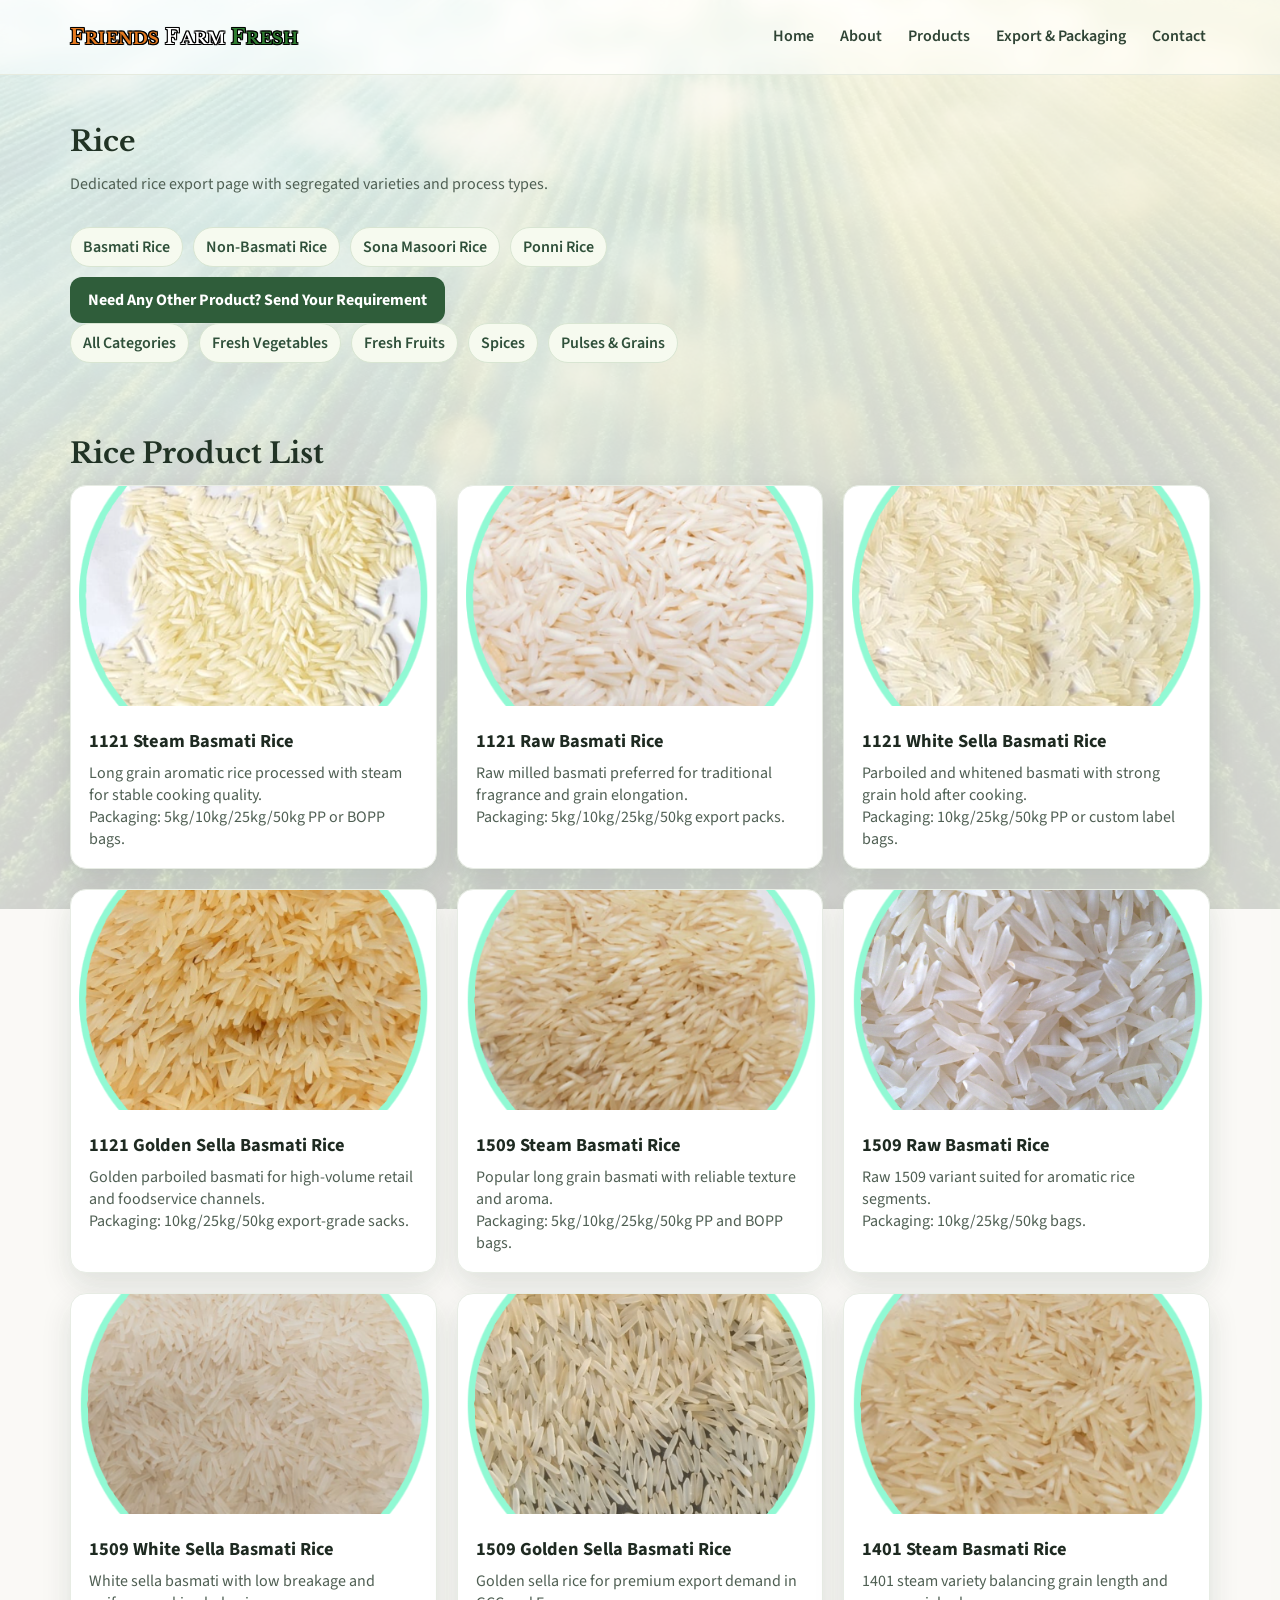
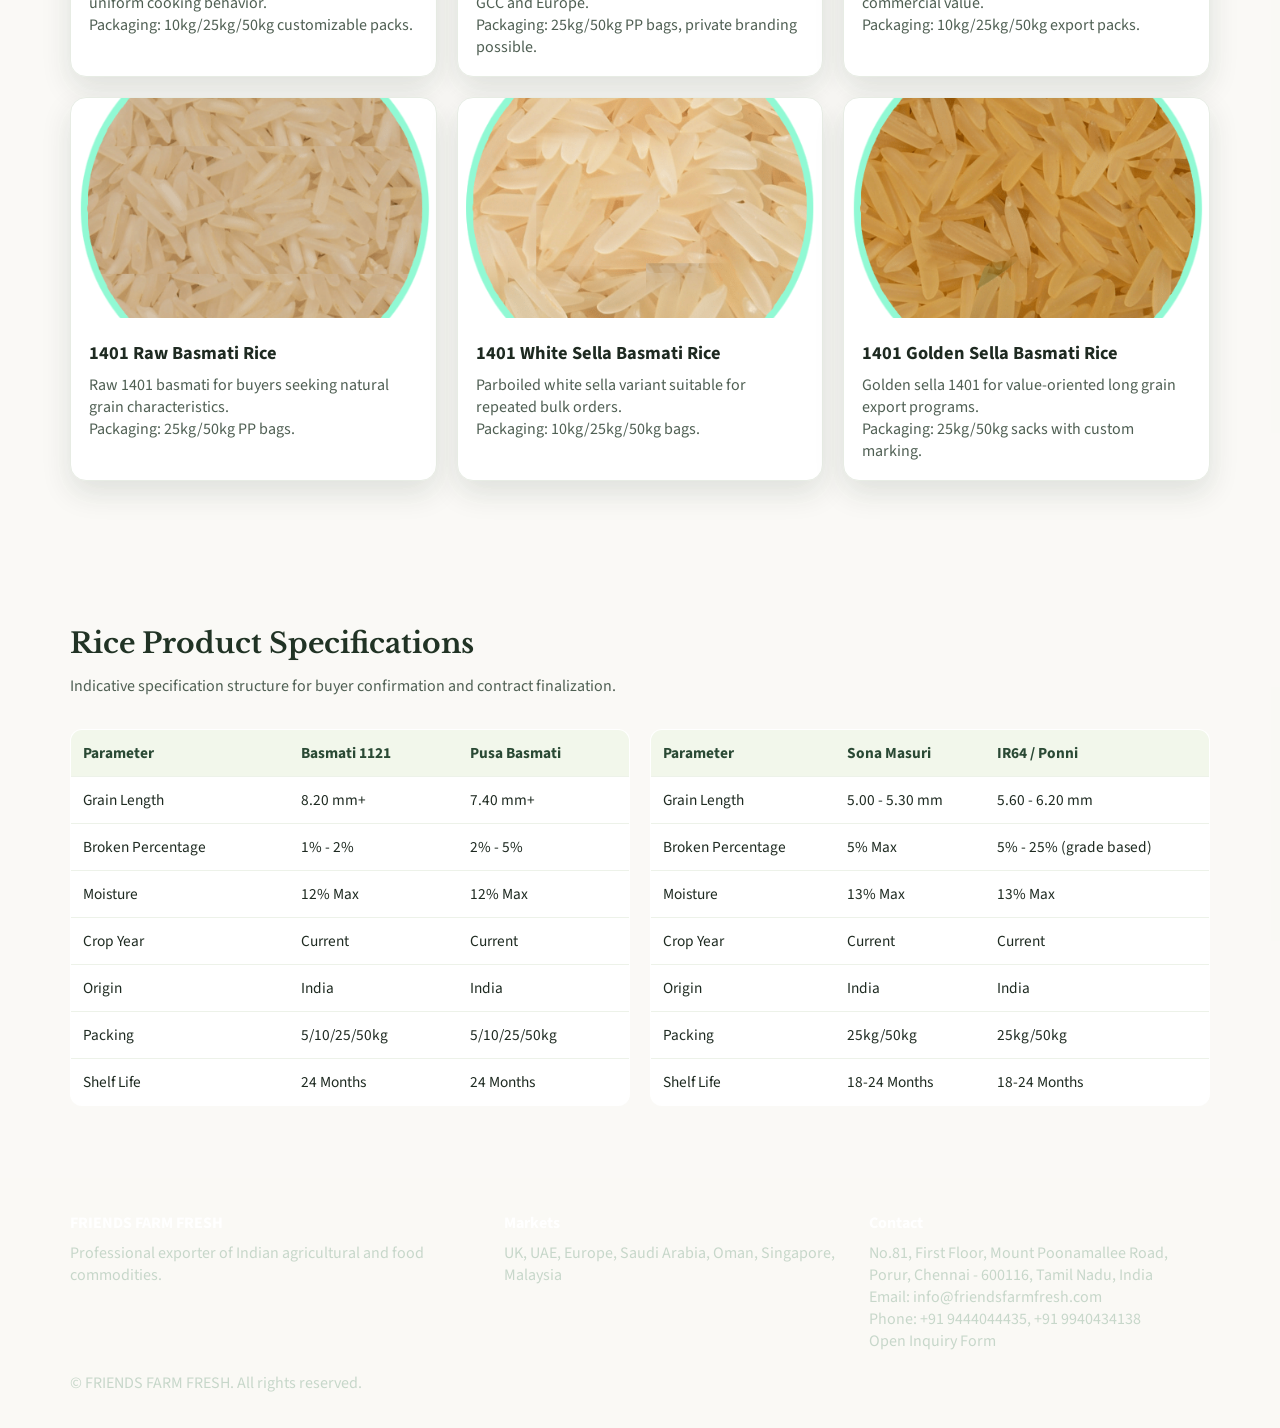
<file: rice.html>
﻿<!doctype html>
<html lang="en">
<head>
  <meta charset="utf-8" />
  <meta name="viewport" content="width=device-width, initial-scale=1" />
  <title>Rice | FRIENDS FARM FRESH</title>
  <meta name="description" content="Rice export portfolio from FRIENDS FARM FRESH including basmati processing variants." />
  <link rel="preconnect" href="https://fonts.googleapis.com" />
  <link rel="preconnect" href="https://fonts.gstatic.com" crossorigin />
  <link href="https://fonts.googleapis.com/css2?family=Libre+Baskerville:wght@400;700&family=Source+Sans+3:wght@400;600;700&display=swap" rel="stylesheet" />
  <link rel="stylesheet" href="styles.css" />
</head>
<body>
  <header class="topbar">
    <div class="container nav-wrap">
      <a class="brand" href="index.html"><span class="brand-word brand-friends"><span class="brand-initial">F</span>RIENDS</span> <span class="brand-word brand-farm"><span class="brand-initial">F</span>ARM</span> <span class="brand-word brand-fresh"><span class="brand-initial">F</span>RESH</span></a>
      <button class="menu-btn" type="button" aria-label="Open navigation">Menu</button>
      <nav class="nav-links">
        <a href="index.html">Home</a>
        <a href="about.html">About</a>
        <a href="products.html">Products</a>
        <a href="export-packaging.html">Export & Packaging</a>
        <a href="contact.html">Contact</a>
      </nav>
    </div>
  </header>

  <section class="section" style="padding-top:48px">
    <div class="container">
      <h1 class="section-title">Rice</h1>
      <p class="section-subtitle">Dedicated rice export page with segregated varieties and process types.</p>
      <div class="pill-row" style="margin:14px 0 6px">
        <span class="pill">Basmati Rice</span>
        <span class="pill">Non-Basmati Rice</span>
        <span class="pill">Sona Masoori Rice</span>
        <span class="pill">Ponni Rice</span>
      </div>

      <p style="margin:10px 0 0"><a class="btn btn-primary" href="product-inquiry.html">Need Any Other Product? Send Your Requirement</a></p>
      <div class="pill-row">
        <a class="pill" href="products.html">All Categories</a>
        <a class="pill" href="fresh-vegetables.html">Fresh Vegetables</a>
        <a class="pill" href="fresh-fruits.html">Fresh Fruits</a>
        <a class="pill" href="spices.html">Spices</a>
        <a class="pill" href="pulses-grains.html">Pulses &amp; Grains</a>
      </div>
    </div>
  </section>

  <section class="section" style="padding-top:0">
    <div class="container">
      <h2 class="section-title">Rice Product List</h2>
      <div class="grid grid-3">
        <article class="card"><img src="assets/rice-varieties/1121_steam_basmati_rice.png" alt="1121 Steam Basmati Rice" /><div class="card-body"><h3>1121 Steam Basmati Rice</h3><p>Long grain aromatic rice processed with steam for stable cooking quality.</p><p class="muted">Packaging: 5kg/10kg/25kg/50kg PP or BOPP bags.</p></div></article>
        <article class="card"><img src="assets/rice-varieties/1121_raw_basmati-rice.png" alt="1121 Raw Basmati Rice" /><div class="card-body"><h3>1121 Raw Basmati Rice</h3><p>Raw milled basmati preferred for traditional fragrance and grain elongation.</p><p class="muted">Packaging: 5kg/10kg/25kg/50kg export packs.</p></div></article>
        <article class="card"><img src="assets/rice-varieties/1121_white_sella_basmati_rice.png" alt="1121 White Sella Basmati Rice" /><div class="card-body"><h3>1121 White Sella Basmati Rice</h3><p>Parboiled and whitened basmati with strong grain hold after cooking.</p><p class="muted">Packaging: 10kg/25kg/50kg PP or custom label bags.</p></div></article>
        <article class="card"><img src="assets/rice-varieties/1121_golden_sella_basmati_rice.png" alt="1121 Golden Sella Basmati Rice" /><div class="card-body"><h3>1121 Golden Sella Basmati Rice</h3><p>Golden parboiled basmati for high-volume retail and foodservice channels.</p><p class="muted">Packaging: 10kg/25kg/50kg export-grade sacks.</p></div></article>
        <article class="card"><img src="assets/rice-varieties/1509_steam_basmati_rice.png" alt="1509 Steam Basmati Rice" /><div class="card-body"><h3>1509 Steam Basmati Rice</h3><p>Popular long grain basmati with reliable texture and aroma.</p><p class="muted">Packaging: 5kg/10kg/25kg/50kg PP and BOPP bags.</p></div></article>
        <article class="card"><img src="assets/rice-varieties/1509_raw_basmati_rice.png" alt="1509 Raw Basmati Rice" /><div class="card-body"><h3>1509 Raw Basmati Rice</h3><p>Raw 1509 variant suited for aromatic rice segments.</p><p class="muted">Packaging: 10kg/25kg/50kg bags.</p></div></article>
        <article class="card"><img src="assets/rice-varieties/1509_white_sella_basmati_rice.png" alt="1509 White Sella Basmati Rice" /><div class="card-body"><h3>1509 White Sella Basmati Rice</h3><p>White sella basmati with low breakage and uniform cooking behavior.</p><p class="muted">Packaging: 10kg/25kg/50kg customizable packs.</p></div></article>
        <article class="card"><img src="assets/rice-varieties/1509_golden_sella_basmati_rice.png" alt="1509 Golden Sella Basmati Rice" /><div class="card-body"><h3>1509 Golden Sella Basmati Rice</h3><p>Golden sella rice for premium export demand in GCC and Europe.</p><p class="muted">Packaging: 25kg/50kg PP bags, private branding possible.</p></div></article>
        <article class="card"><img src="assets/rice-varieties/1401_steam_basmati_rice.png" alt="1401 Steam Basmati Rice" /><div class="card-body"><h3>1401 Steam Basmati Rice</h3><p>1401 steam variety balancing grain length and commercial value.</p><p class="muted">Packaging: 10kg/25kg/50kg export packs.</p></div></article>
        <article class="card"><img src="assets/rice-varieties/1401_raw_basmati_rice.png" alt="1401 Raw Basmati Rice" /><div class="card-body"><h3>1401 Raw Basmati Rice</h3><p>Raw 1401 basmati for buyers seeking natural grain characteristics.</p><p class="muted">Packaging: 25kg/50kg PP bags.</p></div></article>
        <article class="card"><img src="assets/rice-varieties/1401_sella_basmati_rice.png" alt="1401 White Sella Basmati Rice" /><div class="card-body"><h3>1401 White Sella Basmati Rice</h3><p>Parboiled white sella variant suitable for repeated bulk orders.</p><p class="muted">Packaging: 10kg/25kg/50kg bags.</p></div></article>
        <article class="card"><img src="assets/rice-varieties/1401__golden_steam_basmati_rice.png" alt="1401 Golden Sella Basmati Rice" /><div class="card-body"><h3>1401 Golden Sella Basmati Rice</h3><p>Golden sella 1401 for value-oriented long grain export programs.</p><p class="muted">Packaging: 25kg/50kg sacks with custom marking.</p></div></article>
      </div>
    </div>
  </section>

  <section class="section">
    <div class="container">
      <h2 class="section-title">Rice Product Specifications</h2>
      <p class="section-subtitle">Indicative specification structure for buyer confirmation and contract finalization.</p><div class="grid grid-2">
        <table>
          <thead><tr><th>Parameter</th><th>Basmati 1121</th><th>Pusa Basmati</th></tr></thead>
          <tbody>
            <tr><td>Grain Length</td><td>8.20 mm+</td><td>7.40 mm+</td></tr>
            <tr><td>Broken Percentage</td><td>1% - 2%</td><td>2% - 5%</td></tr>
            <tr><td>Moisture</td><td>12% Max</td><td>12% Max</td></tr>
            <tr><td>Crop Year</td><td>Current</td><td>Current</td></tr>
            <tr><td>Origin</td><td>India</td><td>India</td></tr>
            <tr><td>Packing</td><td>5/10/25/50kg</td><td>5/10/25/50kg</td></tr>
            <tr><td>Shelf Life</td><td>24 Months</td><td>24 Months</td></tr>
          </tbody>
        </table>
        <table>
          <thead><tr><th>Parameter</th><th>Sona Masuri</th><th>IR64 / Ponni</th></tr></thead>
          <tbody>
            <tr><td>Grain Length</td><td>5.00 - 5.30 mm</td><td>5.60 - 6.20 mm</td></tr>
            <tr><td>Broken Percentage</td><td>5% Max</td><td>5% - 25% (grade based)</td></tr>
            <tr><td>Moisture</td><td>13% Max</td><td>13% Max</td></tr>
            <tr><td>Crop Year</td><td>Current</td><td>Current</td></tr>
            <tr><td>Origin</td><td>India</td><td>India</td></tr>
            <tr><td>Packing</td><td>25kg/50kg</td><td>25kg/50kg</td></tr>
            <tr><td>Shelf Life</td><td>18-24 Months</td><td>18-24 Months</td></tr>
          </tbody>
        </table>
      </div>
    </div>
  </section>

  <footer class="footer">
    <div class="container footer-grid">
      <div><h4>FRIENDS FARM FRESH</h4><p>Professional exporter of Indian agricultural and food commodities.</p></div>
      <div><h4>Markets</h4><p>UK, UAE, Europe, Saudi Arabia, Oman, Singapore, Malaysia</p></div>
      <div><h4>Contact</h4><p>No.81, First Floor, Mount Poonamallee Road, Porur, Chennai - 600116, Tamil Nadu, India</p><p>Email: <a href="mailto:info@friendsfarmfresh.com">info@friendsfarmfresh.com</a></p><p>Phone: <a href="tel:+919444044435">+91 9444044435</a>, <a href="tel:+919940434138">+91 9940434138</a></p><p><a href="contact.html">Open Inquiry Form</a></p></div>
    </div>
    <div class="container" style="margin-top:20px"><p class="muted">&copy; <span class="js-year"></span> FRIENDS FARM FRESH. All rights reserved.</p></div>
  </footer>

  <script src="script.js"></script>
</body>
</html>
</file>
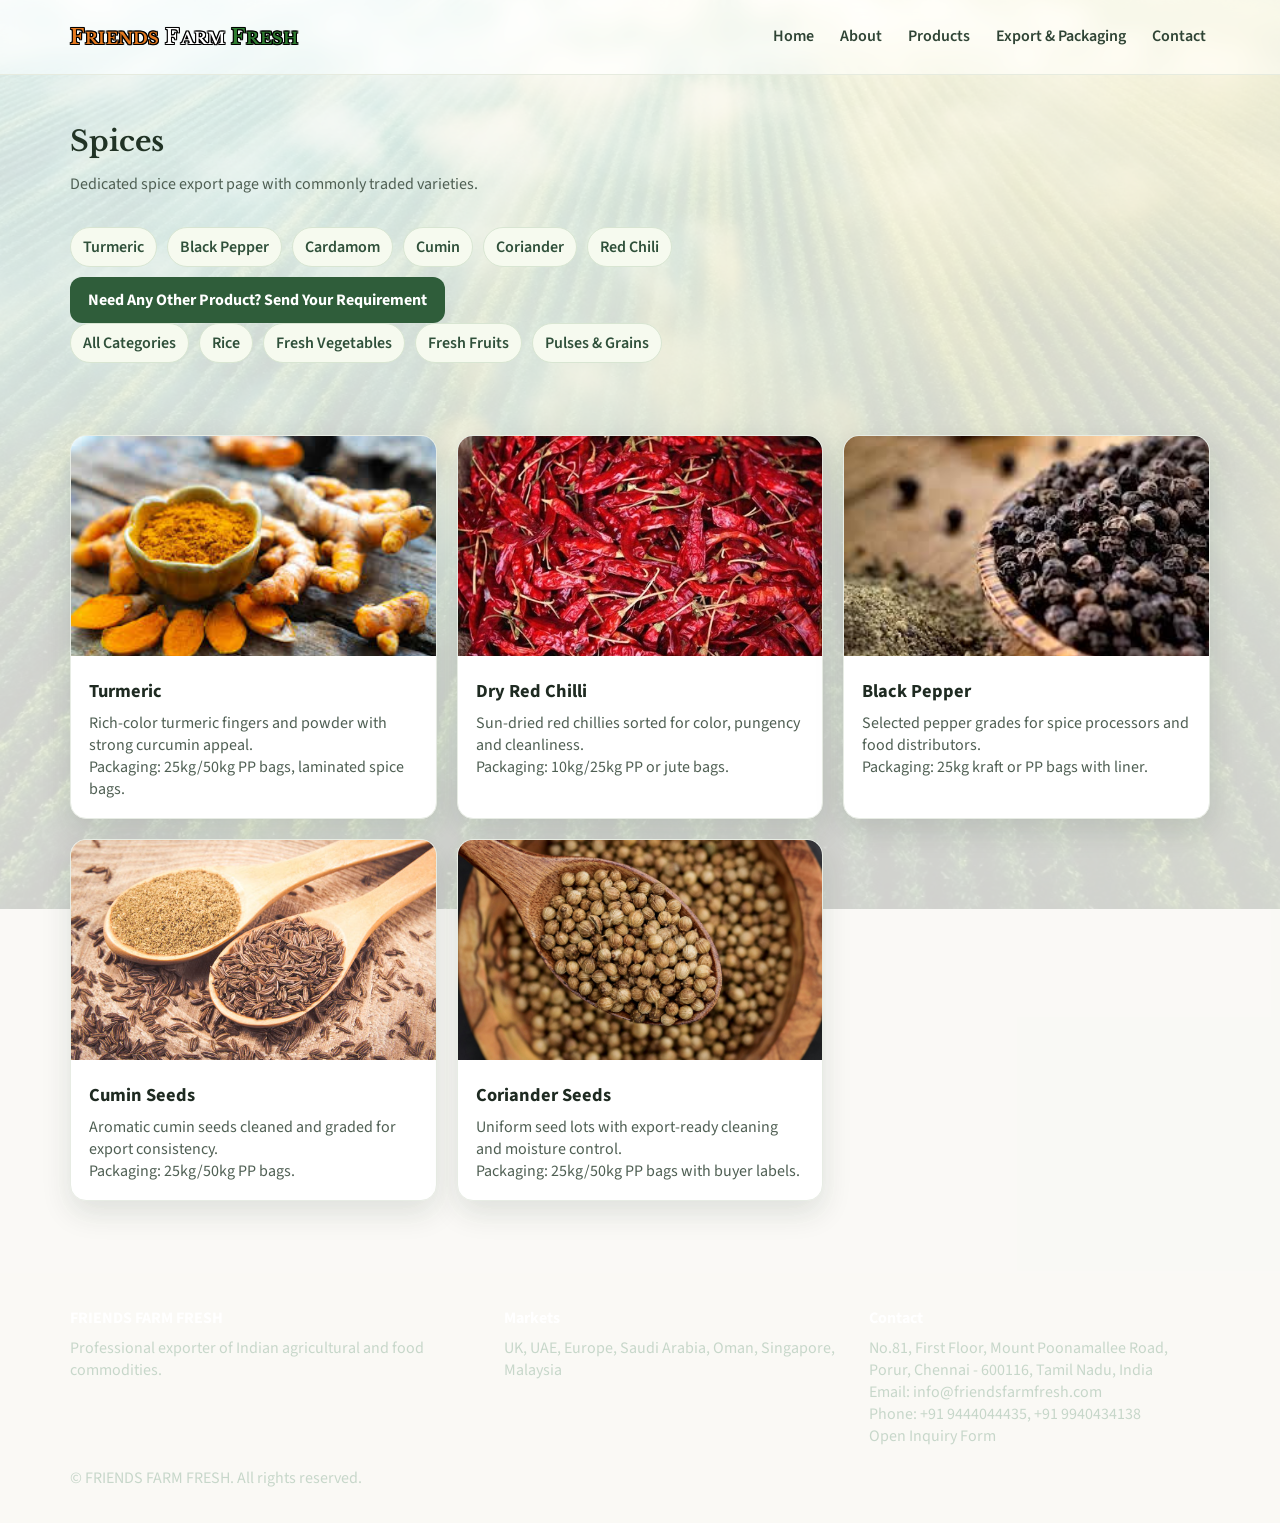
<file: spices.html>
﻿<!doctype html>
<html lang="en">
<head>
  <meta charset="utf-8" />
  <meta name="viewport" content="width=device-width, initial-scale=1" />
  <title>Spices | FRIENDS FARM FRESH</title>
  <meta name="description" content="Spice export page from FRIENDS FARM FRESH." />
  <link rel="preconnect" href="https://fonts.googleapis.com" />
  <link rel="preconnect" href="https://fonts.gstatic.com" crossorigin />
  <link href="https://fonts.googleapis.com/css2?family=Libre+Baskerville:wght@400;700&family=Source+Sans+3:wght@400;600;700&display=swap" rel="stylesheet" />
  <link rel="stylesheet" href="styles.css" />
</head>
<body>
  <header class="topbar"><div class="container nav-wrap"><a class="brand" href="index.html"><span class="brand-word brand-friends"><span class="brand-initial">F</span>RIENDS</span> <span class="brand-word brand-farm"><span class="brand-initial">F</span>ARM</span> <span class="brand-word brand-fresh"><span class="brand-initial">F</span>RESH</span></a><button class="menu-btn" type="button" aria-label="Open navigation">Menu</button><nav class="nav-links"><a href="index.html">Home</a><a href="about.html">About</a><a href="products.html">Products</a><a href="export-packaging.html">Export & Packaging</a><a href="contact.html">Contact</a></nav></div></header>
  <section class="section" style="padding-top:48px"><div class="container"><h1 class="section-title">Spices</h1><p class="section-subtitle">Dedicated spice export page with commonly traded varieties.</p>
      <div class="pill-row" style="margin:14px 0 6px">
        <span class="pill">Turmeric</span>
        <span class="pill">Black Pepper</span>
        <span class="pill">Cardamom</span>
        <span class="pill">Cumin</span>
        <span class="pill">Coriander</span>
        <span class="pill">Red Chili</span>
      </div>

      <p style="margin:10px 0 0"><a class="btn btn-primary" href="product-inquiry.html">Need Any Other Product? Send Your Requirement</a></p><div class="pill-row"><a class="pill" href="products.html">All Categories</a><a class="pill" href="rice.html">Rice</a><a class="pill" href="fresh-vegetables.html">Fresh Vegetables</a><a class="pill" href="fresh-fruits.html">Fresh Fruits</a><a class="pill" href="pulses-grains.html">Pulses &amp; Grains</a></div></div></section>
  <section class="section" style="padding-top:0"><div class="container"><div class="grid grid-3">
    <article class="card"><img src="assets/Spices varieties/turmeric image.jpg" alt="Turmeric" /><div class="card-body"><h3>Turmeric</h3><p>Rich-color turmeric fingers and powder with strong curcumin appeal.</p><p class="muted">Packaging: 25kg/50kg PP bags, laminated spice bags.</p></div></article>
    <article class="card"><img src="assets/Spices varieties/dry red chilli image.jpg" alt="Dry Red Chilli" /><div class="card-body"><h3>Dry Red Chilli</h3><p>Sun-dried red chillies sorted for color, pungency and cleanliness.</p><p class="muted">Packaging: 10kg/25kg PP or jute bags.</p></div></article>
    <article class="card"><img src="assets/Spices varieties/black pepper image.jpg" alt="Black Pepper" /><div class="card-body"><h3>Black Pepper</h3><p>Selected pepper grades for spice processors and food distributors.</p><p class="muted">Packaging: 25kg kraft or PP bags with liner.</p></div></article>
    <article class="card"><img src="assets/Spices varieties/cumin seeds image.jpg" alt="Cumin Seeds" /><div class="card-body"><h3>Cumin Seeds</h3><p>Aromatic cumin seeds cleaned and graded for export consistency.</p><p class="muted">Packaging: 25kg/50kg PP bags.</p></div></article>
    <article class="card"><img src="assets/Spices varieties/corriander seeds image.jpg" alt="Coriander Seeds" /><div class="card-body"><h3>Coriander Seeds</h3><p>Uniform seed lots with export-ready cleaning and moisture control.</p><p class="muted">Packaging: 25kg/50kg PP bags with buyer labels.</p></div></article>
  </div></div></section>
  <footer class="footer"><div class="container footer-grid"><div><h4>FRIENDS FARM FRESH</h4><p>Professional exporter of Indian agricultural and food commodities.</p></div><div><h4>Markets</h4><p>UK, UAE, Europe, Saudi Arabia, Oman, Singapore, Malaysia</p></div><div><h4>Contact</h4><p>No.81, First Floor, Mount Poonamallee Road, Porur, Chennai - 600116, Tamil Nadu, India</p><p>Email: <a href="mailto:info@friendsfarmfresh.com">info@friendsfarmfresh.com</a></p><p>Phone: <a href="tel:+919444044435">+91 9444044435</a>, <a href="tel:+919940434138">+91 9940434138</a></p><p><a href="contact.html">Open Inquiry Form</a></p></div></div><div class="container" style="margin-top:20px"><p class="muted">&copy; <span class="js-year"></span> FRIENDS FARM FRESH. All rights reserved.</p></div></footer>
  <script src="script.js"></script>
</body>
</html>
</file>
<file: styles.css>
﻿:root {
  --primary: #2f5d3a;
  --primary-dark: #1f4028;
  --accent: #9dbf62;
  --earth: #7f6848;
  --sand: #f3efe6;
  --text: #1e2a21;
  --muted: #5e6b60;
  --white: #ffffff;
  --shadow: 0 12px 30px rgba(18, 42, 26, 0.12);
}

* {
  box-sizing: border-box;
}

html {
  scroll-behavior: smooth;
}

body {
  margin: 0;
  font-family: "Source Sans 3", "Segoe UI", sans-serif;
  color: var(--text);
  background: #faf9f5;
  position: relative;
  --scroll-blur: 0;
  --scroll-tint: 0;
}

body::before {
  content: "";
  position: fixed;
  inset: 0;
  z-index: -2;
  background-image: url("assets/1.jpg?v=20260311");
  background-size: cover;
  background-position: center;
  background-repeat: no-repeat;
  filter: blur(calc(var(--scroll-blur) * 1px));
  transform: scale(1.02);
}\nbody::after {
  content: "";
  position: fixed;
  inset: 0;
  z-index: -1;
  background: rgba(10, 24, 14, var(--scroll-tint));
}
img {
  max-width: 100%;
  display: block;
}

a {
  color: inherit;
  text-decoration: none;
}

.container {
  width: min(1140px, 92%);
  margin: 0 auto;
}

.section {
  padding: 72px 0;
}

.section-title {
  font-family: "Libre Baskerville", Georgia, serif;
  font-size: clamp(1.6rem, 2.2vw, 2.2rem);
  line-height: 1.35;
  margin: 0 0 12px;
}

.section-subtitle {
  color: var(--muted);
  margin: 0 0 32px;
}

.topbar {
  position: sticky;
  top: 0;
  z-index: 40;
  background: rgba(255, 255, 255, 0.94);
  backdrop-filter: blur(8px);
  border-bottom: 1px solid #e6ebdf;
}

.nav-wrap {
  display: flex;
  align-items: center;
  justify-content: space-between;
  min-height: 74px;
  gap: 18px;
}

.brand {
  font-family: "Libre Baskerville", Georgia, serif;
  display: inline-flex;
  align-items: baseline;
  gap: 6px;
  font-weight: 700;
  letter-spacing: 0.2px;
  text-transform: uppercase;
}

.brand-word {
  display: inline-flex;
  align-items: baseline;
  gap: 1px;
  text-shadow:
    0 0 1px #000,
    1px 0 0 #000,
    -1px 0 0 #000,
    0 1px 0 #000,
    0 -1px 0 #000,
    1px 1px 0 #000,
    -1px 1px 0 #000,
    1px -1px 0 #000,
    -1px -1px 0 #000;
}
.brand-initial {
  font-size: 1.3em;
  line-height: 1;
}

.brand-friends {
  color: #e57a1f;
}

.brand-farm {
  color: #ffffff;
}
.brand-fresh {
  color: #2f7d32;
}
.nav-links {
  display: flex;
  gap: 18px;
  align-items: center;
}

.nav-links a {
  padding: 8px 4px;
  color: #2f4435;
  font-weight: 600;
  border-bottom: 2px solid transparent;
}

.nav-links a.active,
.nav-links a:hover {
  border-color: var(--accent);
  color: var(--primary-dark);
}

.menu-btn {
  display: none;
  border: 1px solid #d8dfd3;
  background: #fff;
  border-radius: 10px;
  padding: 7px 10px;
  cursor: pointer;
}

.btn {
  display: inline-block;
  padding: 12px 18px;
  border-radius: 12px;
  font-weight: 700;
  transition: 0.2s ease;
}

.btn-primary {
  background: var(--primary);
  color: var(--white);
}

.btn-primary:hover {
  background: var(--primary-dark);
}

.btn-soft {
  background: #e8f0dc;
  color: var(--primary-dark);
}

.hero {
  position: relative;
  min-height: 78vh;
  display: grid;
  place-items: center;
  isolation: isolate;
  color: #fff;
}

.hero::before {
  content: "";
  position: absolute;
  inset: 0;
  background: linear-gradient(rgba(10, 20, 14, 0.16), rgba(10, 20, 14, 0.12));
  z-index: -1;
}

.hero-content {
  text-align: left;
  padding: 80px 0;
}

.hero h1 {
  font-family: "Libre Baskerville", Georgia, serif;
  font-size: clamp(2rem, 4.2vw, 3.7rem);
  line-height: 1.18;
  max-width: 840px;
  margin: 0 0 16px;
}

.hero p {
  max-width: 720px;
  color: #e9efe6;
  font-size: clamp(1rem, 1.8vw, 1.2rem);
}

.hero-cta {
  margin-top: 22px;
  display: flex;
  flex-wrap: wrap;
  gap: 12px;
}

.grid {
  display: grid;
  gap: 20px;
}

.grid-2 {
  grid-template-columns: repeat(2, minmax(0, 1fr));
}

.grid-3 {
  grid-template-columns: repeat(3, minmax(0, 1fr));
}

.grid-4 {
  grid-template-columns: repeat(4, minmax(0, 1fr));
}

.card {
  background: #fff;
  border: 1px solid #e7ece4;
  border-radius: 16px;
  overflow: hidden;
  box-shadow: var(--shadow);
}

.card-body {
  padding: 18px;
}

.card h3 {
  margin: 4px 0 8px;
  font-size: 1.15rem;
}

.card p {
  margin: 0;
  color: var(--muted);
}

.card img {
  width: 100%;
  height: 220px;
  object-fit: cover;
}

.split {
  display: grid;
  grid-template-columns: 1.2fr 1fr;
  gap: 26px;
  align-items: center;
}

.list {
  padding-left: 18px;
  color: var(--muted);
}

.list li {
  margin: 10px 0;
}

.pill-row {
  display: flex;
  flex-wrap: wrap;
  gap: 10px;
}

.pill {
  border: 1px solid #d8e5d2;
  background: #f6faef;
  color: #2f503a;
  padding: 8px 12px;
  border-radius: 100px;
  font-weight: 600;
}

.cta-band {
  background: linear-gradient(112deg, #2f5d3a 0%, #4e7a42 52%, #789b4c 100%);
  color: #fff;
  padding: 52px 0;
}

.cta-band p {
  color: #e8f1e5;
}

table {
  width: 100%;
  border-collapse: collapse;
  background: #fff;
  border: 1px solid #e4ebdf;
  border-radius: 12px;
  overflow: hidden;
}

th, td {
  text-align: left;
  padding: 12px;
  border-bottom: 1px solid #edf2e9;
  font-size: 0.96rem;
}

th {
  background: #f2f7eb;
  color: #2a4934;
}

.world-map {
  background: linear-gradient(180deg, #f4f8f0 0%, #e6efe0 100%);
  border: 1px solid #d8e7d1;
  border-radius: 16px;
  padding: 18px;
}

.contact-wrap {
  display: grid;
  gap: 22px;
  grid-template-columns: 1fr 1.05fr;
}

form {
  background: #fff;
  border: 1px solid #e2eadd;
  border-radius: 16px;
  padding: 20px;
  box-shadow: var(--shadow);
}

.field {
  margin-bottom: 14px;
}

label {
  display: block;
  margin-bottom: 6px;
  font-weight: 600;
}

input, textarea, select {
  width: 100%;
  border: 1px solid #cfd9cb;
  border-radius: 10px;
  padding: 11px 12px;
  font: inherit;
}

textarea {
  min-height: 120px;
  resize: vertical;
}

.footer {
  background: #152c1e;
  color: #dde8df;
  padding: 34px 0;
}

.footer-grid {
  display: grid;
  gap: 24px;
  grid-template-columns: 1.2fr 1fr 1fr;
}

.footer h4 {
  margin: 0 0 8px;
  color: #fff;
}

.footer p,
.footer a {
  color: #c7d7ca;
  margin: 0;
}

.muted {
  color: var(--muted);
}

@media (max-width: 980px) {
  .grid-4 {
    grid-template-columns: repeat(2, minmax(0, 1fr));
  }

  .grid-3 {
    grid-template-columns: repeat(2, minmax(0, 1fr));
  }

  .split,
  .contact-wrap,
  .footer-grid {
    grid-template-columns: 1fr;
  }
}

@media (max-width: 980px) {
  .cover-hero h1 {
    white-space: normal;
  }
}

@media (max-width: 740px) {
  .menu-btn {
    display: block;
  }

  .nav-links {
    position: absolute;
    left: 0;
    right: 0;
    top: 74px;
    background: #fff;
    border-bottom: 1px solid #dde6d8;
    display: none;
    flex-direction: column;
    padding: 14px;
    align-items: flex-start;
  }

  .nav-links.open {
    display: flex;
  }

  .grid-4,
  .grid-3,
  .grid-2 {
    grid-template-columns: 1fr;
  }

  .hero {
    min-height: 72vh;
  }
}






/* Home cover hero + scroll transitions */
.home-page .topbar {
  position: fixed;
  width: 100%;
  background: rgba(18, 34, 24, 0.14);
  border-bottom: 1px solid rgba(255, 255, 255, 0.22);
  backdrop-filter: blur(2px);
  transition: background 0.35s ease, border-color 0.35s ease;
}

.home-page .topbar .brand {
  text-shadow: 0 1px 10px rgba(0, 0, 0, 0.22);
}

.home-page .topbar .nav-links a {
  color: #f6fff6;
}

.home-page .topbar.scrolled-nav {
  background: rgba(255, 255, 255, 0.95);
  border-bottom: 1px solid #dde6d8;
  backdrop-filter: blur(8px);
}

.home-page .topbar.scrolled-nav .nav-links a {
  color: #2f4435;
}

.cover-hero {
  min-height: 100vh;
}

.cover-hero .hero-content {
  text-align: center;
  padding-top: 160px;
  padding-bottom: 120px;
}

.cover-kicker {
  letter-spacing: 0.04em;
  text-transform: none;
  font-size: 1.55rem;
  font-weight: 500;
  color: #f0f7ed;
  margin-bottom: 12px;
}

.cover-hero h1 {
  font-size: clamp(2.5rem, 6.2vw, 5.6rem);
  margin: 0 auto 16px;
  text-shadow: 0 10px 30px rgba(0, 0, 0, 0.32);
  text-align: center;
  width: 100%;
  max-width: none;
  white-space: nowrap;
}

.cover-hero p {
  max-width: 980px;
  margin-left: auto;
  margin-right: auto;
}

.cover-hero .hero-cta {
  justify-content: center;
}

.reveal {
  opacity: 1;
  transform: none;
}

.js-enabled .reveal {
  opacity: 0;
  transform: translateY(34px);
  transition: opacity 0.8s ease, transform 0.8s ease;
}

.js-enabled .reveal.visible {
  opacity: 1;
  transform: translateY(0);
}
@media (max-width: 980px) {
  .cover-hero h1 {
    white-space: normal;
  }
}

@media (max-width: 740px) {
  .home-page .topbar .nav-links {
    background: rgba(12, 20, 16, 0.9);
    border-bottom: 1px solid rgba(255, 255, 255, 0.25);
  }

  .home-page .topbar.scrolled-nav .nav-links {
    background: #fff;
    border-bottom: 1px solid #dde6d8;
  }

  .cover-hero .hero-content {
    padding-top: 140px;
    padding-bottom: 90px;
  }
}


/* Readability tuning across image-overlap areas */
.section {
  background: rgba(249, 250, 246, 0.84);
}

.cta-band,
.hero,
.cover-hero,
.footer {
  background: transparent;
}

.topbar {
  background: rgba(255, 255, 255, 0.9);
}

.home-page .topbar {
  background: rgba(14, 28, 18, 0.28);
  border-bottom: 1px solid rgba(255, 255, 255, 0.26);
}

.home-page .topbar .brand {
  text-shadow: 0 1px 10px rgba(0, 0, 0, 0.22);
}

.home-page .topbar .nav-links a {
  color: #f3f8f2;
  text-shadow: 0 1px 10px rgba(0, 0, 0, 0.22);
}

.home-page .topbar.scrolled-nav .brand-word,
.home-page .topbar.scrolled-nav .nav-links a {
  text-shadow: none;
}
.hero h1,
.cover-hero h1 {
  color: #f7fbf6;
  text-shadow: 0 8px 24px rgba(0, 0, 0, 0.36);
}

.hero p,
.cover-hero p,
.cover-kicker {
  color: #edf5ea;
  text-shadow: 0 3px 12px rgba(0, 0, 0, 0.3);
}

.section-title {
  color: #213325;
}

.section-subtitle,
.card p,
.list,
.muted {
  color: #4f5f53;
}

@media (max-width: 740px) {
  .section {
    background: rgba(249, 250, 246, 0.9);
  }

  .home-page .topbar {
    background: rgba(12, 24, 16, 0.48);
  }
}

/* Floating WhatsApp button */
.whatsapp-float {
  position: fixed;
  right: 18px;
  bottom: 18px;
  width: 54px;
  height: 54px;
  border-radius: 50%;
  display: grid;
  place-items: center;
  background: #25d366;
  box-shadow: 0 10px 24px rgba(8, 53, 23, 0.28);
  z-index: 999;
  transition: transform 0.2s ease, box-shadow 0.2s ease;
}

.whatsapp-float:hover {
  transform: translateY(-2px);
  box-shadow: 0 14px 28px rgba(8, 53, 23, 0.35);
}

/* Product inquiry validation + status */
.input-error {
  border-color: #c63b3b !important;
  background: #fff6f6;
}

.field-error {
  margin-top: 6px;
  color: #c63b3b;
  font-size: 0.84rem;
  font-weight: 600;
}

.form-message {
  display: none;
  margin: 0 0 14px;
  padding: 11px 12px;
  border-radius: 10px;
  font-weight: 600;
}

.form-message.success {
  display: block;
  background: #e7f5ea;
  color: #1f6a35;
  border: 1px solid #b8e0c1;
}

.form-message.error {
  display: block;
  background: #fff1f1;
  color: #b03d3d;
  border: 1px solid #efc2c2;
}

/* Mobile tuning for inquiry actions */
@media (max-width: 740px) {
  input,
  textarea,
  select {
    font-size: 16px;
  }

  #productInquiryForm .hero-cta,
  #contactInquiryForm .hero-cta {
    flex-direction: column;
    align-items: stretch;
  }

  #productInquiryForm .hero-cta .btn,
  #contactInquiryForm .hero-cta .btn {
    width: 100%;
    text-align: center;
  }

  .whatsapp-float {
    right: 14px;
    bottom: 14px;
    width: 50px;
    height: 50px;
  }
}


/* Global markets layout */
.global-markets-layout {
  display: grid;
  grid-template-columns: 0.95fr 1.05fr;
  gap: 24px;
  align-items: start;
}

.global-map-small {
  max-width: 420px;
}

.global-map-small img {
  width: 100%;
  height: auto;
  border-radius: 12px;
  object-fit: cover;
}

.global-markets-list-wrap {
  background: #fff;
  border: 1px solid #d8e7d1;
  border-radius: 16px;
  padding: 18px;
  box-shadow: var(--shadow);
}

.arrow-list {
  list-style: none;
  margin: 0;
  padding: 0;
  color: #2e4a35;
}

.arrow-list li {
  margin: 10px 0;
  font-weight: 600;
}

.arrow-list li::before {
  content: "-> ";
  color: #2f7d32;
  font-weight: 700;
}

@media (max-width: 980px) {
  .global-markets-layout {
    grid-template-columns: 1fr;
  }

  .global-map-small {
    max-width: 100%;
  }
}












/* Certificates strip + modal */
.cert-strip {
  display: flex;
  gap: 18px;
  overflow-x: auto;
  padding-bottom: 12px;
  scroll-snap-type: x mandatory;
}

.cert-card {
  flex: 0 0 280px;
  min-width: 280px;
  border: 1px solid #e7ece4;
  border-radius: 16px;
  background: #fff;
  box-shadow: var(--shadow);
  text-align: left;
  padding: 0;
  cursor: pointer;
}

.cert-card:focus {
  outline: 2px solid #9dbf62;
  outline-offset: 2px;
}

.cert-preview {
  position: relative;
  height: 180px;
  background: #f4f6ef;
  border-bottom: 1px solid #e7ece4;
  overflow: hidden;
}

.cert-preview embed {
  width: 100%;
  height: 100%;
  border: 0;
  pointer-events: none;
}

.cert-preview-overlay {
  position: absolute;
  inset: 0;
  display: flex;
  align-items: center;
  justify-content: center;
  font-weight: 700;
  color: #fff;
  background: rgba(15, 28, 18, 0.35);
  opacity: 0;
  transition: opacity 0.2s ease;
}

.cert-card:hover .cert-preview-overlay {
  opacity: 1;
}

.cert-modal {
  position: fixed;
  inset: 0;
  display: none;
  align-items: center;
  justify-content: center;
  z-index: 1000;
}

.cert-modal.open {
  display: flex;
}

.cert-modal-backdrop {
  position: absolute;
  inset: 0;
  background: rgba(10, 20, 14, 0.6);
}

.cert-modal-panel {
  position: relative;
  width: min(980px, 92%);
  max-height: 90vh;
  background: #fff;
  border-radius: 16px;
  padding: 18px;
  box-shadow: var(--shadow);
  display: flex;
  flex-direction: column;
  gap: 12px;
  z-index: 1;
}

.cert-modal-close {
  align-self: flex-end;
  border: 1px solid #d8dfd3;
  background: #fff;
  border-radius: 10px;
  padding: 6px 10px;
  cursor: pointer;
  font-weight: 600;
}

.cert-viewer {
  position: relative;
  flex: 1;
  min-height: 60vh;
  border: 1px solid #e1e7dd;
  border-radius: 12px;
  overflow: hidden;
  background: #f5f7f2;
}

.cert-viewer iframe {
  width: 100%;
  height: 100%;
  border: 0;
}

.cert-watermark {
  position: absolute;
  inset: 0;
  display: flex;
  align-items: center;
  justify-content: center;
  font-size: 3rem;
  color: rgba(0, 0, 0, 0.08);
  letter-spacing: 0.2em;
  text-transform: uppercase;
  transform: rotate(-20deg);
  pointer-events: none;
}

body.modal-open {
  overflow: hidden;
}

@media (max-width: 740px) {
  .cert-card {
    flex: 0 0 80%;
    min-width: 80%;
  }

  .cert-preview {
    height: 160px;
  }

  .cert-viewer {
    min-height: 55vh;
  }
}
</file>
